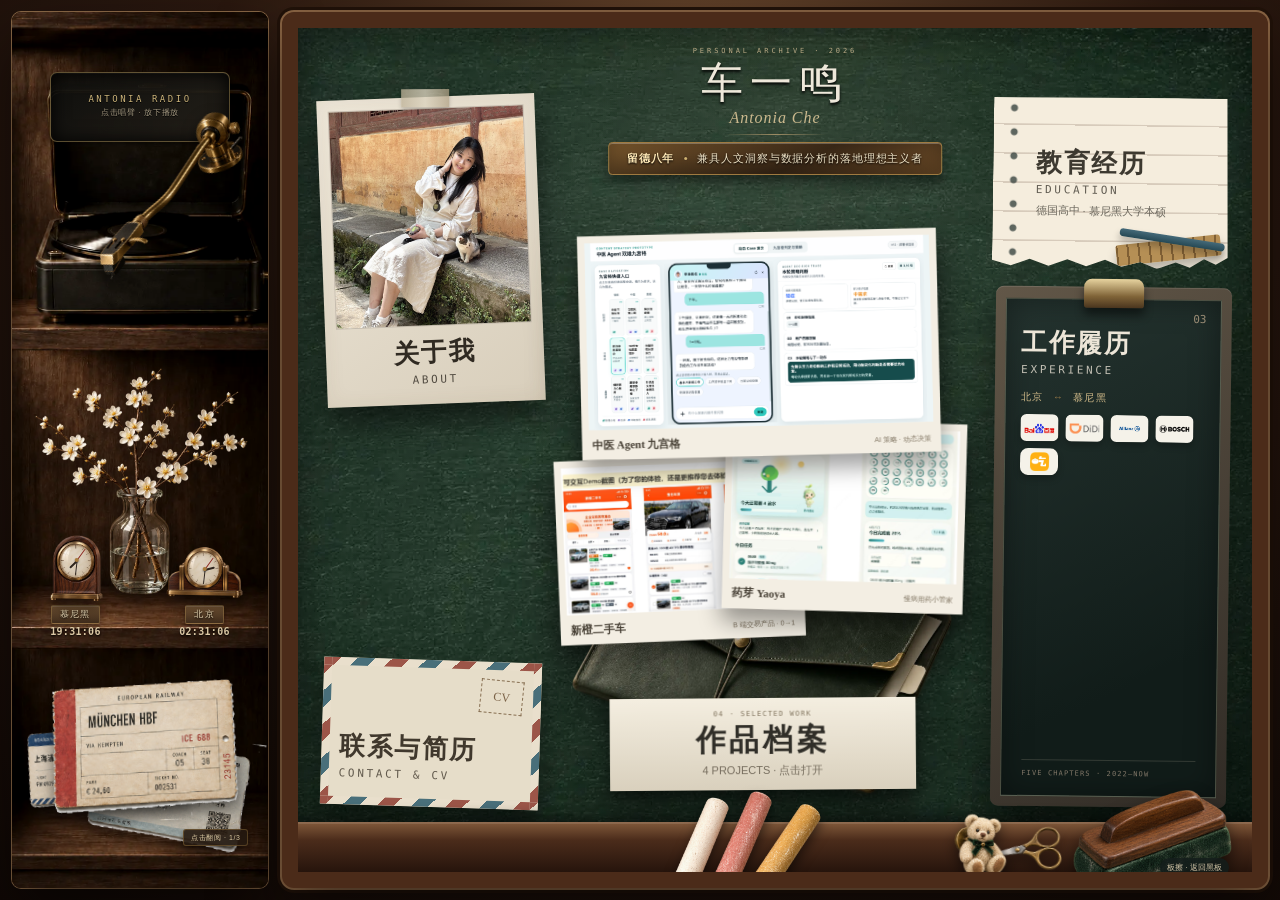
<file: index.html>
<!doctype html><html lang="zh-CN"><head><meta charset="utf-8"><meta name="viewport" content="width=device-width,initial-scale=1"><title>车一鸣｜个人档案</title><link rel="icon" href="./favicon.svg"><link rel="stylesheet" href="./assets/site.css"></head><body><div id="root"></div><script defer src="./assets/site.js"></script></body></html>
</file>
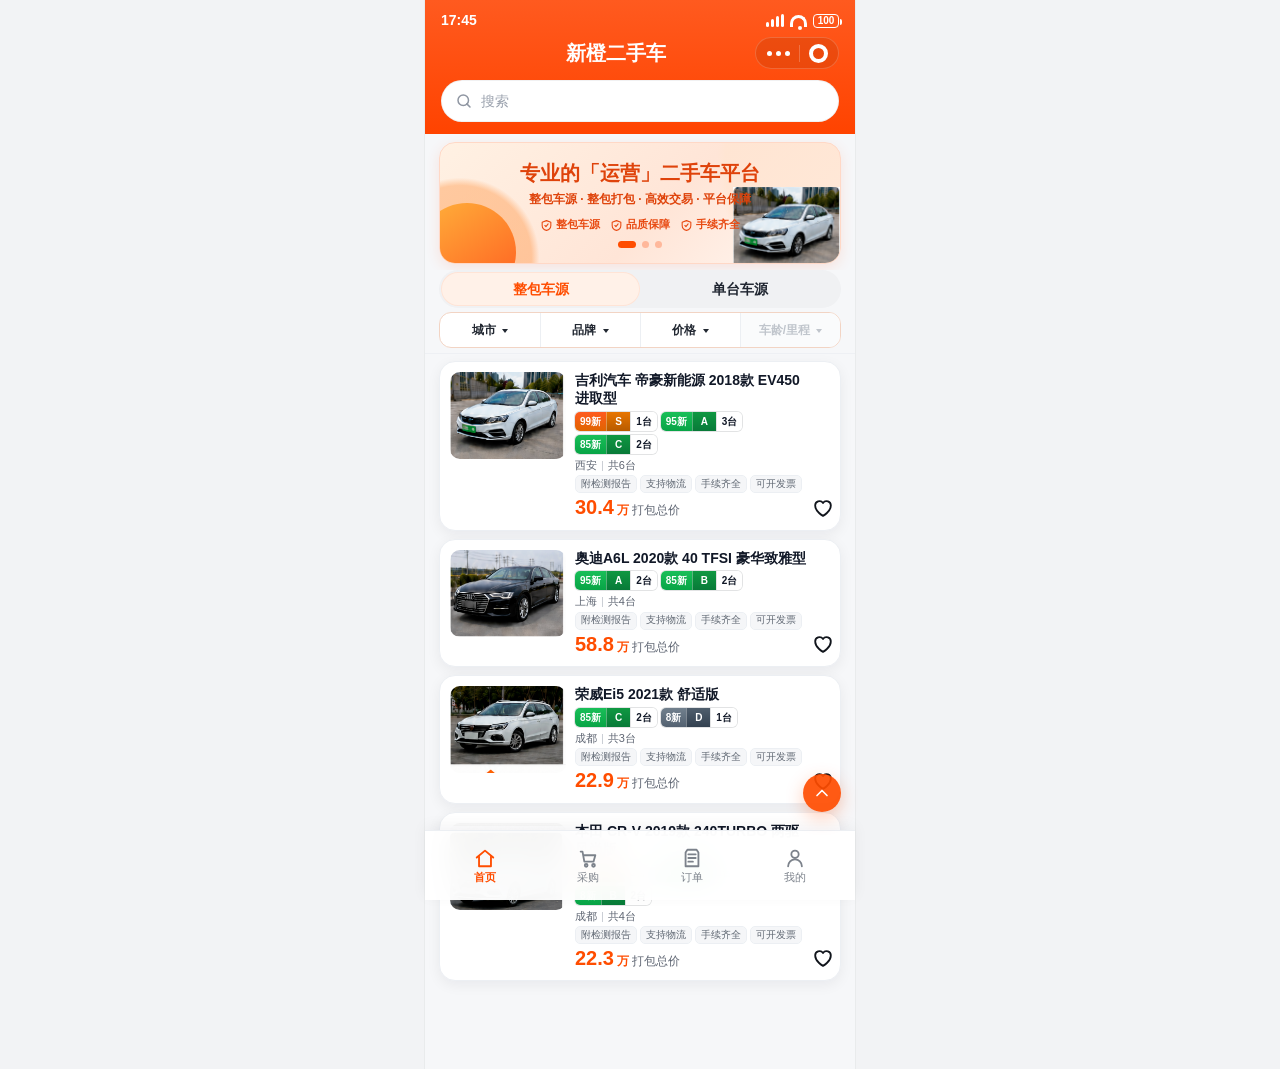
<file: demos/xincheng/index.html>
<!doctype html>
<html lang="zh-CN">
  <head>
    <meta charset="UTF-8" />
    <meta name="viewport" content="width=device-width, initial-scale=1.0, viewport-fit=cover" />
    <title>新橙二手车 - 前端演示</title>
    <link rel="stylesheet" href="./styles.css" />
  </head>
  <body>
    <main id="app" aria-live="polite"></main>
    <div id="toast" class="toast" role="status"></div>
    <script src="./app.js"></script>
  </body>
</html>
</file>
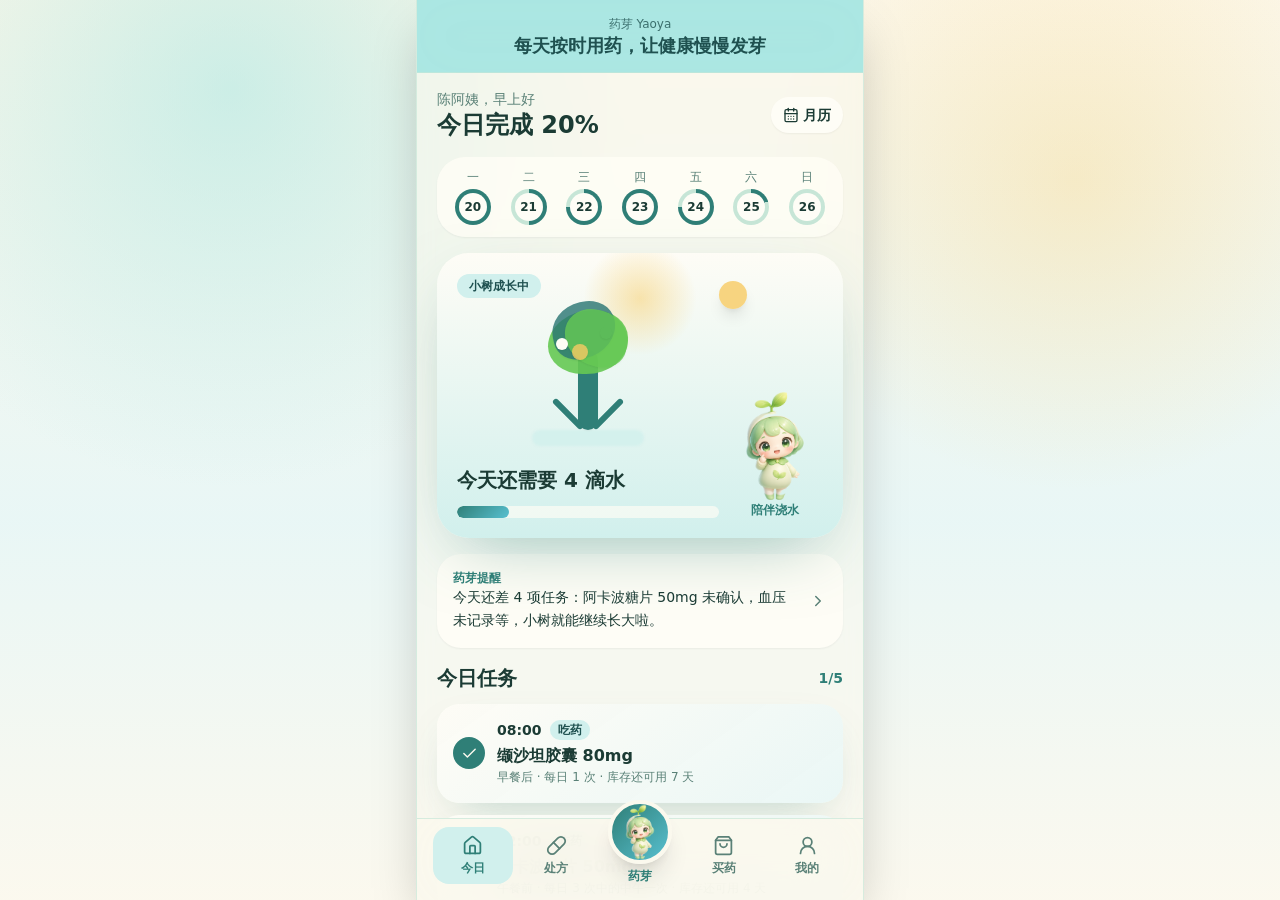
<file: demos/yaoya/index.html>
<!doctype html><html lang="zh-CN"><head><meta charset="utf-8"><meta name="viewport" content="width=device-width,initial-scale=1"><title>药芽Yaoya</title><link rel="stylesheet" href="./assets/style.css"></head><body><div id="root"></div><script defer src="./assets/app.js"></script></body></html>
</file>
<file: demos/xincheng/styles.css>
:root {
  --brand: #ff4d00;
  --brand-strong: #ef3f00;
  --brand-light: #fff1e8;
  --brand-pale: #fff8f3;
  --success: #10a64b;
  --success-dark: #087a38;
  --danger: #ef3f2d;
  --text-primary: #111827;
  --text-secondary: #5f6673;
  --text-tertiary: #9aa1ad;
  --bg-page: #f6f7f9;
  --bg-card: #ffffff;
  --border: #eceff3;
  --border-strong: #dfe4ea;
  --shadow-card: 0 4px 14px rgba(17, 24, 39, 0.06);
  --shadow-float: 0 -8px 24px rgba(17, 24, 39, 0.1);
  --radius-card: 16px;
  --radius-control: 22px;
  --radius-small: 10px;
  --font-title: 20px;
  --font-section: 17px;
  --font-card-title: 14px;
  --font-body: 13px;
  --font-caption: 12px;
  --font-tag: 10px;
  --font-mini: 10px;
  --space-page-x: 14px;
  --space-card: 12px;
  --app-width: 430px;
  font-family: -apple-system, BlinkMacSystemFont, "PingFang SC", "Microsoft YaHei", "Segoe UI", sans-serif;
}

* {
  box-sizing: border-box;
}

html,
body {
  margin: 0;
  min-height: 100%;
  background: #f2f3f5;
  color: var(--text-primary);
  font-size: var(--font-body);
  line-height: 1.45;
}

body {
  display: flex;
  justify-content: center;
}

button,
input {
  font: inherit;
}

button {
  margin: 0;
  border: 0;
  background: none;
  color: inherit;
  cursor: pointer;
  -webkit-tap-highlight-color: transparent;
}

svg {
  flex: 0 0 auto;
  width: 20px;
  height: 20px;
  stroke-width: 2;
}

img {
  display: block;
  max-width: 100%;
}

#app {
  width: 100%;
  min-height: 100vh;
}

.phone {
  position: relative;
  width: 100%;
  max-width: var(--app-width);
  min-height: 100vh;
  margin: 0 auto;
  overflow-x: hidden;
  background: var(--bg-page);
  box-shadow: 0 0 0 1px rgba(17, 24, 39, 0.04);
}

.page {
  min-height: 100vh;
  padding-bottom: 28px;
}

.with-tabbar {
  padding-bottom: 88px;
}

.with-actionbar {
  padding-bottom: 92px;
}

.with-quotebar {
  padding-bottom: 186px;
}

.with-cartbar {
  padding-bottom: 156px;
}

.content {
  padding: 8px var(--space-page-x) 0;
}

.content.no-top {
  padding-top: 0;
}

.list {
  display: flex;
  flex-direction: column;
  gap: 8px;
}

.sticky-controls {
  position: sticky;
  top: 0;
  z-index: 18;
  margin: 6px calc(-1 * var(--space-page-x)) 7px;
  padding: 0 var(--space-page-x) 5px;
  background: rgba(246, 247, 249, 0.97);
  border-bottom: 1px solid rgba(236, 239, 243, 0.72);
  backdrop-filter: blur(12px);
}

.sticky-controls .source-switch {
  margin: 0 0 4px;
}

.sticky-controls .filter-bar,
.order-controls .order-categories {
  margin-bottom: 0;
}

.purchase-controls {
  margin-top: 0;
  padding-top: 3px;
  padding-bottom: 6px;
}

.purchase-controls .source-switch {
  margin-bottom: 0;
}

.order-controls {
  padding-top: 6px;
  padding-bottom: 7px;
}

.panel-card,
.product-card,
.order-card,
.detail-card,
.quote-group {
  border: 1px solid var(--border);
  border-radius: var(--radius-card);
  background: var(--bg-card);
  box-shadow: var(--shadow-card);
}

.app-header {
  position: relative;
  padding: 8px 16px 14px;
  color: #fff;
  background: linear-gradient(180deg, #ff5a1f 0%, #ff4300 100%);
}

.app-header.header-home {
  padding-bottom: 12px;
}

.status-bar {
  display: flex;
  align-items: center;
  justify-content: space-between;
  height: 25px;
  font-size: 14px;
  font-weight: 600;
}

.system-icons {
  display: flex;
  align-items: center;
  gap: 6px;
}

.signal {
  display: inline-flex;
  align-items: end;
  gap: 2px;
  height: 13px;
}

.signal span {
  width: 3px;
  border-radius: 2px;
  background: #fff;
}

.signal span:nth-child(1) {
  height: 5px;
}

.signal span:nth-child(2) {
  height: 8px;
}

.signal span:nth-child(3) {
  height: 11px;
}

.signal span:nth-child(4) {
  height: 13px;
}

.wifi {
  position: relative;
  width: 17px;
  height: 12px;
  border: 3px solid #fff;
  border-bottom: 0;
  border-radius: 18px 18px 0 0;
}

.wifi::after {
  content: "";
  position: absolute;
  left: 5px;
  bottom: -3px;
  width: 4px;
  height: 4px;
  border-radius: 50%;
  background: #fff;
}

.battery {
  position: relative;
  min-width: 26px;
  height: 14px;
  padding: 1px 3px;
  border: 1.5px solid #fff;
  border-radius: 4px;
  color: #fff;
  font-size: 10px;
  line-height: 10px;
  text-align: center;
}

.battery::after {
  content: "";
  position: absolute;
  top: 4px;
  right: -4px;
  width: 2px;
  height: 6px;
  border-radius: 0 2px 2px 0;
  background: #fff;
}

.nav-row {
  display: grid;
  grid-template-columns: 40px 1fr 88px;
  align-items: center;
  min-height: 40px;
}

.nav-row.no-capsule {
  grid-template-columns: 40px 1fr 40px;
}

.nav-title {
  overflow: hidden;
  text-align: center;
  text-overflow: ellipsis;
  white-space: nowrap;
  font-size: var(--font-title);
  font-weight: 600;
  line-height: 1.25;
}

.nav-back,
.nav-home {
  display: grid;
  place-items: center;
  width: 32px;
  height: 32px;
  color: #fff;
}

.nav-back svg,
.nav-home svg {
  width: 22px;
  height: 22px;
}

.mini-capsule {
  justify-self: end;
  display: flex;
  align-items: center;
  justify-content: center;
  gap: 9px;
  width: 84px;
  height: 32px;
  border: 1px solid rgba(255, 255, 255, 0.18);
  border-radius: 18px;
  background: rgba(178, 56, 0, 0.25);
}

.mini-capsule .dots {
  display: inline-flex;
  gap: 4px;
}

.mini-capsule .dots i {
  width: 5px;
  height: 5px;
  border-radius: 50%;
  background: #fff;
}

.mini-capsule .split {
  width: 1px;
  height: 17px;
  background: rgba(255, 255, 255, 0.22);
}

.mini-capsule .circle {
  width: 19px;
  height: 19px;
  border: 4px solid #fff;
  border-radius: 50%;
}

.header-search,
.plain-search,
.search-input-display {
  display: flex;
  align-items: center;
  gap: 8px;
  width: 100%;
  height: 42px;
  padding: 0 13px;
  border: 1px solid rgba(17, 24, 39, 0.06);
  border-radius: var(--radius-control);
  color: var(--text-tertiary);
  background: #fff;
  font-size: 14px;
  font-weight: 400;
  line-height: 1;
}

.header-search {
  margin-top: 7px;
}

.plain-search {
  height: 38px;
  background: #f5f6f8;
  font-size: 13px;
}

.search-input-display {
  height: 40px;
  font-size: 13px;
}

.header-search svg,
.plain-search svg,
.search-input-display svg {
  width: 18px;
  height: 18px;
  color: #8f96a2;
}

.search-value {
  min-width: 0;
  overflow: hidden;
  text-overflow: ellipsis;
  white-space: nowrap;
}

.search-input-display .close {
  display: grid;
  place-items: center;
  width: 22px;
  height: 22px;
  margin-left: auto;
  padding: 0;
  border-radius: 50%;
  color: #fff;
  background: #c2c7cf;
  font-size: 16px;
  line-height: 1;
}

.hero-banner {
  position: relative;
  min-height: 122px;
  overflow: hidden;
  border: 1px solid #ffd8c6;
  border-radius: var(--radius-card);
  background:
    radial-gradient(circle at 5% 95%, rgba(255, 130, 35, 0.35) 0 18%, transparent 20%),
    radial-gradient(circle at 100% 20%, rgba(255, 229, 210, 0.82) 0 28%, transparent 30%),
    linear-gradient(135deg, #fff1e3 0%, #ffe5d7 56%, #fff8f3 100%);
  box-shadow: 0 4px 14px rgba(255, 86, 22, 0.12);
}

.hero-banner::before {
  content: "";
  position: absolute;
  left: -22px;
  bottom: -38px;
  width: 98px;
  height: 98px;
  border-radius: 50%;
  background: linear-gradient(145deg, #ffb23b, #ff5a1f);
}

.hero-banner::after {
  content: "";
  position: absolute;
  right: -14px;
  bottom: -8px;
  width: 134px;
  height: 84px;
  background: var(--hero-car) center / contain no-repeat;
}

.hero-copy {
  position: relative;
  z-index: 2;
  padding: 19px 18px 11px;
  text-align: center;
  color: #df430b;
}

.hero-copy h2 {
  max-width: 270px;
  margin: 0 auto 6px;
  font-size: 20px;
  line-height: 1.15;
  font-weight: 700;
}

.hero-copy p {
  margin: 0 0 9px;
  font-size: 12px;
  font-weight: 600;
}

.hero-features {
  display: flex;
  justify-content: center;
  gap: 10px;
  color: #e84a12;
  font-size: 11px;
  font-weight: 600;
}

.hero-features span {
  display: inline-flex;
  align-items: center;
  gap: 3px;
}

.hero-features svg {
  width: 13px;
  height: 13px;
}

.hero-dots {
  display: flex;
  justify-content: center;
  gap: 6px;
  margin-top: 8px;
}

.hero-dots button {
  width: 7px;
  height: 7px;
  padding: 0;
  border-radius: 50%;
  background: rgba(255, 86, 22, 0.32);
}

.hero-dots button.active {
  width: 18px;
  border-radius: 8px;
  background: var(--brand);
}

.source-switch {
  display: grid;
  grid-template-columns: 1fr 1fr;
  height: 38px;
  margin: 6px 0 4px;
  padding: 2px;
  border-radius: 20px;
  background: #f0f1f3;
}

.source-switch button {
  position: relative;
  min-width: 0;
  border-radius: 18px;
  color: #1f2530;
  font-size: 14px;
  font-weight: 600;
}

.source-switch button.active {
  color: var(--brand);
  background: var(--brand-light);
  box-shadow: inset 0 0 0 1px rgba(255, 77, 0, 0.08);
}

.source-switch .switch-badge {
  position: absolute;
  top: 2px;
  right: calc(50% - 62px);
  min-width: 18px;
  height: 18px;
  padding: 0 5px;
  border-radius: 10px;
  color: #fff;
  background: var(--brand);
  font-size: 10px;
  line-height: 18px;
  font-weight: 700;
}

.filter-bar {
  display: grid;
  grid-template-columns: repeat(4, minmax(0, 1fr));
  height: 36px;
  margin-bottom: 8px;
  overflow: hidden;
  border: 1px solid #f2d4c4;
  border-radius: 12px;
  background: #fff;
}

.filter-bar button {
  min-width: 0;
  height: 100%;
  padding: 0 4px;
  overflow: hidden;
  color: #222832;
  font-size: 12px;
  line-height: 1;
  font-weight: 600;
  text-overflow: ellipsis;
  white-space: nowrap;
}

.filter-bar button + button {
  border-left: 1px solid var(--border);
}

.filter-bar button.selected {
  color: var(--brand);
}

.filter-bar button.disabled {
  color: #c0c5cc;
  background: #fafbfc;
  cursor: not-allowed;
}

.chev-down {
  display: inline-block;
  width: 0;
  height: 0;
  margin-left: 3px;
  border-left: 3px solid transparent;
  border-right: 3px solid transparent;
  border-top: 4px solid currentColor;
  vertical-align: middle;
}

.product-card {
  position: relative;
  display: grid;
  grid-template-columns: 116px minmax(0, 1fr);
  gap: 9px;
  min-height: 124px;
  padding: 10px;
  overflow: hidden;
}

.product-card.compact {
  grid-template-columns: 112px minmax(0, 1fr);
}

.product-card.cart-card {
  grid-template-columns: 24px 104px minmax(0, 1fr);
  gap: 8px;
  min-height: 120px;
}

.product-image {
  width: 100%;
  aspect-ratio: 4 / 3;
  overflow: hidden;
  border-radius: var(--radius-small);
  background: #eef1f4;
}

.product-image img {
  width: 100%;
  height: 100%;
  object-fit: cover;
}

.product-info {
  min-width: 0;
  padding-right: 22px;
}

.cart-card .product-info {
  padding-right: 0;
}

.product-title {
  display: -webkit-box;
  margin: 0 0 4px;
  overflow: hidden;
  color: var(--text-primary);
  font-size: var(--font-card-title);
  line-height: 1.28;
  font-weight: 600;
  -webkit-box-orient: vertical;
  -webkit-line-clamp: 2;
}

.cart-card .product-title,
.product-card.compact .product-title {
  font-size: 14px;
}

.quality-row {
  display: flex;
  flex-wrap: wrap;
  gap: 4px;
  margin: 2px 0 4px;
}

.quality {
  display: inline-flex;
  align-items: center;
  height: 19px;
  overflow: hidden;
  border-radius: 5px;
  font-weight: 700;
  line-height: 19px;
  vertical-align: middle;
  box-shadow: 0 0 0 1px rgba(17, 24, 39, 0.12);
}

.quality span {
  display: inline-flex;
  align-items: center;
  justify-content: center;
  min-width: 24px;
  height: 100%;
  padding: 0 5px;
  color: #fff;
  font-size: var(--font-tag);
}

.quality span + span {
  border-left: 1px solid rgba(255, 255, 255, 0.32);
}

.quality span:last-child {
  min-width: 22px;
  color: var(--text-primary);
  background: #fff;
  border-left: 1px solid rgba(17, 24, 39, 0.12);
  font-weight: 600;
}

.quality.orange span:not(:last-child) {
  background: linear-gradient(180deg, #ff5a1f 0%, #df6500 100%);
}

.quality.orange span:nth-child(2) {
  background: linear-gradient(180deg, #e87500 0%, #b85b00 100%);
}

.quality.green span:not(:last-child) {
  background: linear-gradient(180deg, #19bf58 0%, #08a446 100%);
}

.quality.green span:nth-child(2) {
  background: linear-gradient(180deg, #0f9842 0%, #087a38 100%);
}

.quality.gray span:not(:last-child) {
  background: linear-gradient(180deg, #71808d 0%, #536171 100%);
}

.quality.gray span:nth-child(2) {
  background: linear-gradient(180deg, #4f5e6d 0%, #334150 100%);
}

.quality.two span:last-child {
  color: #fff;
  border-left-color: rgba(255, 255, 255, 0.32);
}

.quality.mini {
  height: 18px;
  line-height: 18px;
}

.quality.mini span {
  min-width: 23px;
  padding: 0 5px;
  font-size: 10px;
}

.line-meta,
.sub-meta {
  display: flex;
  align-items: center;
  flex-wrap: wrap;
  gap: 4px;
  margin: 3px 0;
  color: var(--text-secondary);
  font-size: 11px;
  line-height: 1.3;
}

.line-meta span + span::before,
.sub-meta span + span::before {
  content: "|";
  margin-right: 4px;
  color: #c4c9d0;
}

.service-tags {
  display: flex;
  flex-wrap: nowrap;
  gap: 3px;
  margin: 3px 0 4px;
  max-width: 100%;
  overflow: hidden;
}

.service-tags span {
  display: inline-flex;
  align-items: center;
  flex: 0 0 auto;
  height: 18px;
  padding: 0 5px;
  border: 1px solid var(--border);
  border-radius: 5px;
  color: #606873;
  background: #f5f6f8;
  font-size: 10px;
  white-space: nowrap;
}

.price-row {
  display: flex;
  align-items: baseline;
  gap: 3px;
  margin-top: 2px;
}

.price-row .label,
.price-row .suffix {
  color: var(--text-secondary);
  font-size: var(--font-caption);
}

.price-row strong {
  color: var(--brand);
  font-size: 20px;
  line-height: 1;
  font-weight: 700;
}

.price-row .unit {
  color: var(--brand);
  font-size: 12px;
  font-weight: 600;
}

.heart-btn,
.plus-btn {
  position: absolute;
  right: 8px;
  bottom: 8px;
  display: grid;
  place-items: center;
}

.heart-btn {
  width: 26px;
  height: 26px;
  color: #11151c;
}

.heart-btn svg {
  width: 22px;
  height: 22px;
}

.heart-btn.on,
.favorite-mini.on {
  color: var(--brand);
}

.heart-btn.on svg,
.favorite-mini.on svg {
  fill: currentColor;
  stroke: currentColor;
}

.plus-btn {
  width: 28px;
  height: 28px;
  border-radius: 50%;
  color: #fff;
  background: var(--brand);
  box-shadow: 0 4px 10px rgba(255, 77, 0, 0.24);
}

.plus-btn svg {
  width: 17px;
  height: 17px;
}

.empty-state {
  display: grid;
  place-items: center;
  min-height: 180px;
  color: var(--text-tertiary);
  text-align: center;
  font-size: var(--font-body);
}

.tabbar {
  position: fixed;
  z-index: 20;
  left: 50%;
  bottom: 0;
  transform: translateX(-50%);
  display: grid;
  grid-template-columns: repeat(4, 1fr);
  width: 100%;
  max-width: var(--app-width);
  height: 70px;
  padding: 6px 8px calc(6px + env(safe-area-inset-bottom));
  border-top: 1px solid var(--border);
  background: rgba(255, 255, 255, 0.96);
  box-shadow: 0 -4px 14px rgba(18, 28, 45, 0.05);
  backdrop-filter: blur(14px);
}

.tabbar button {
  display: flex;
  flex-direction: column;
  align-items: center;
  justify-content: center;
  gap: 2px;
  color: #7c828b;
  font-size: 11px;
  line-height: 1.2;
}

.tabbar button svg {
  width: 22px;
  height: 22px;
}

.tabbar button.active {
  color: var(--brand);
  font-weight: 600;
}

.back-top {
  position: fixed;
  right: max(14px, calc((100vw - var(--app-width)) / 2 + 14px));
  bottom: 24px;
  z-index: 30;
  display: grid;
  place-items: center;
  width: 38px;
  height: 38px;
  border-radius: 50%;
  color: #fff;
  background: rgba(255, 77, 0, 0.92);
  box-shadow: 0 6px 18px rgba(255, 77, 0, 0.28);
}

.back-top svg {
  width: 20px;
  height: 20px;
}

.page.with-tabbar ~ .back-top {
  bottom: 88px;
}

.page.with-cartbar ~ .back-top {
  bottom: 154px;
}

.search-page-head {
  padding: 10px var(--space-page-x);
  background: #f2f3f5;
}

.purchase-header-block {
  margin-top: -1px;
  padding: 0 10px 8px;
  background: linear-gradient(180deg, #ff4300 0, #ff4300 38px, transparent 38px);
}

.purchase-panel {
  overflow: hidden;
  border: 1px solid var(--border);
  border-radius: var(--radius-card);
  background: #fff;
  box-shadow: var(--shadow-card);
}

.primary-tabs {
  display: grid;
  grid-template-columns: 1fr 1fr;
  height: 48px;
  border-bottom: 1px solid var(--border);
}

.primary-tabs button {
  position: relative;
  display: flex;
  align-items: center;
  justify-content: center;
  gap: 6px;
  color: #505761;
  font-size: 15px;
  line-height: 1;
  font-weight: 600;
}

.primary-tabs button svg {
  width: 20px;
  height: 20px;
}

.primary-tabs button.active {
  color: var(--brand);
}

.primary-tabs button.active::after {
  content: "";
  position: absolute;
  left: 50%;
  bottom: 5px;
  width: 70px;
  height: 3px;
  transform: translateX(-50%);
  border-radius: 3px;
  background: var(--brand);
}

.purchase-search {
  margin: 8px 14px 10px;
}

.purchase-list-content {
  padding-top: 0;
}

.swipe-shell {
  position: relative;
  overflow: hidden;
  border-radius: var(--radius-card);
}

.swipe-row {
  position: relative;
  z-index: 2;
  border-radius: inherit;
  background: #fff;
  transition: transform 0.18s ease;
  touch-action: pan-y;
}

.swipe-row.swiped {
  transform: translateX(-76px);
}

.swipe-delete {
  position: absolute;
  top: 0;
  right: 0;
  z-index: 1;
  width: 76px;
  height: 100%;
  border-radius: 0 var(--radius-card) var(--radius-card) 0;
  color: #fff;
  background: var(--danger);
  font-size: 14px;
  font-weight: 600;
}

.select-cell {
  display: grid;
  place-items: center;
}

.check {
  display: inline-grid;
  place-items: center;
  width: 22px;
  height: 22px;
  border: 1.5px solid #aab0b8;
  border-radius: 50%;
  color: #fff;
  background: #fff;
}

.check.checked {
  border-color: var(--brand);
  background: var(--brand);
}

.check svg {
  width: 15px;
  height: 15px;
  stroke-width: 3;
}

.cart-summary {
  position: fixed;
  z-index: 21;
  left: 50%;
  bottom: 70px;
  transform: translateX(-50%);
  display: grid;
  grid-template-columns: 56px minmax(118px, 1fr) 78px 86px;
  gap: 6px;
  align-items: center;
  width: 100%;
  max-width: var(--app-width);
  min-height: 68px;
  padding: 8px;
  border: 1px solid var(--border);
  border-radius: 14px 14px 0 0;
  background: rgba(255, 255, 255, 0.98);
  box-shadow: var(--shadow-float);
}

.cart-summary .all {
  display: flex;
  align-items: center;
  gap: 5px;
  color: var(--text-primary);
  font-size: 13px;
  font-weight: 600;
}

.summary-text {
  min-width: 0;
  color: var(--text-primary);
  font-size: 12px;
  line-height: 1.35;
}

.summary-text em {
  color: var(--brand);
  font-style: normal;
  font-weight: 700;
}

.summary-price strong {
  color: var(--brand);
  font-size: 20px;
  line-height: 1;
}

.outline-btn,
.primary-btn,
.ghost-btn,
.danger-outline,
.green-outline {
  display: inline-flex;
  align-items: center;
  justify-content: center;
  gap: 5px;
  height: 34px;
  padding: 0 12px;
  border-radius: 9px;
  font-size: 13px;
  line-height: 1;
  font-weight: 600;
  white-space: nowrap;
}

.outline-btn {
  border: 1px solid var(--brand);
  color: var(--brand);
  background: #fff;
}

.primary-btn {
  color: #fff;
  background: linear-gradient(180deg, #ff5a1f 0%, #ff4300 100%);
  box-shadow: 0 5px 12px rgba(255, 77, 0, 0.2);
}

.ghost-btn {
  border: 1px solid #c8cdd4;
  color: var(--text-primary);
  background: #fff;
}

.danger-outline {
  border: 1px solid var(--brand);
  color: var(--brand);
  background: #fff;
}

.green-outline {
  border: 1px solid #20b15a;
  color: #14a64d;
  background: #fff;
}

.outline-btn svg,
.primary-btn svg,
.ghost-btn svg,
.danger-outline svg,
.green-outline svg {
  width: 18px;
  height: 18px;
}

.cart-summary .outline-btn,
.cart-summary .primary-btn {
  height: 42px;
  padding: 0 8px;
  font-size: 14px;
}

.detail-hero {
  position: relative;
  height: 220px;
  overflow: hidden;
  background: #e9edf2;
}

.detail-hero img {
  width: 100%;
  height: 100%;
  object-fit: cover;
}

.detail-hero .page-count {
  position: absolute;
  right: 14px;
  bottom: 12px;
  padding: 3px 8px;
  border-radius: 10px;
  color: #fff;
  background: rgba(0, 0, 0, 0.42);
  font-size: 11px;
}

.detail-main {
  padding: 0 var(--space-page-x);
}

.condition-standard {
  margin-top: 10px;
  padding: 12px;
}

.condition-standard-head {
  display: flex;
  align-items: center;
  justify-content: space-between;
  gap: 10px;
  margin-bottom: 10px;
}

.condition-standard-head b {
  color: var(--text-primary);
  font-size: 14px;
}

.condition-standard-head span {
  color: var(--text-secondary);
  font-size: 11px;
}

.condition-standard img {
  display: block;
  width: 100%;
  max-height: 190px;
  border-radius: 10px;
  object-fit: contain;
  background: #f7f8fa;
}

.price-panel {
  position: relative;
  z-index: 2;
  margin-top: -34px;
  padding: 12px;
}

.price-panel-top {
  display: grid;
  grid-template-columns: 1fr auto auto;
  align-items: baseline;
  gap: 8px;
  padding-bottom: 10px;
  border-bottom: 1px solid var(--border);
  color: var(--text-secondary);
  font-size: 12px;
}

.big-price {
  display: flex;
  align-items: baseline;
  gap: 3px;
}

.big-price strong {
  color: var(--brand);
  font-size: 25px;
  line-height: 1;
  font-weight: 700;
}

.big-price span {
  color: var(--brand);
  font-size: 12px;
  font-weight: 600;
}

.feature-grid {
  display: grid;
  grid-template-columns: repeat(4, 1fr);
  gap: 4px;
  padding-top: 10px;
  color: #323842;
  font-size: 10px;
}

.feature-grid div {
  display: flex;
  align-items: center;
  justify-content: center;
  gap: 3px;
  min-width: 0;
  white-space: nowrap;
}

.feature-grid svg {
  width: 15px;
  height: 15px;
  color: var(--brand);
}

.detail-title {
  margin: 14px 2px 8px;
  color: var(--text-primary);
  font-size: var(--font-section);
  line-height: 1.35;
  font-weight: 600;
}

.info-list {
  overflow: hidden;
}

.info-list .row {
  display: grid;
  grid-template-columns: 92px 1fr;
  min-height: 39px;
  align-items: center;
  padding: 0 12px;
  border-bottom: 1px solid var(--border);
  color: #343a44;
  font-size: 12px;
}

.info-list .row:last-child {
  border-bottom: 0;
}

.info-list .row b {
  color: var(--text-primary);
  font-weight: 600;
}

.notice-banner {
  display: flex;
  align-items: center;
  justify-content: space-between;
  min-height: 40px;
  margin: 9px 0;
  padding: 0 11px;
  border: 1px solid #ffd7bc;
  border-radius: 10px;
  color: #9b4315;
  background: #fff6ee;
  font-size: 12px;
}

.notice-banner span {
  display: inline-flex;
  align-items: center;
  gap: 5px;
  min-width: 0;
}

.notice-banner svg {
  width: 16px;
  height: 16px;
  color: var(--brand);
}

.notice-banner button {
  color: #7b492d;
  font-size: 12px;
  white-space: nowrap;
}

.section-title {
  display: flex;
  align-items: center;
  justify-content: space-between;
  margin: 13px 2px 8px;
  font-size: 16px;
  font-weight: 600;
}

.section-title button {
  display: inline-flex;
  align-items: center;
  gap: 5px;
  color: var(--text-secondary);
  font-size: 12px;
}

.vehicle-list {
  display: flex;
  flex-direction: column;
  gap: 8px;
}

.vehicle-row {
  display: grid;
  grid-template-columns: 24px 88px minmax(0, 1fr);
  gap: 8px;
  align-items: center;
  padding: 9px;
}

.vehicle-row img {
  width: 88px;
  height: 64px;
  border-radius: 8px;
  object-fit: cover;
  background: #eef1f4;
}

.vehicle-row h4 {
  display: -webkit-box;
  margin: 3px 0 4px;
  overflow: hidden;
  color: var(--text-primary);
  font-size: 13px;
  line-height: 1.3;
  font-weight: 600;
  -webkit-box-orient: vertical;
  -webkit-line-clamp: 2;
}

.flaw {
  display: inline-flex;
  align-items: center;
  min-height: 18px;
  padding: 0 5px;
  border: 1px solid #ffc7a8;
  border-radius: 4px;
  color: #eb4c12;
  background: #fff4eb;
  font-size: 10px;
  font-weight: 600;
}

.bottom-action {
  position: fixed;
  z-index: 22;
  left: 50%;
  bottom: 0;
  transform: translateX(-50%);
  display: grid;
  grid-template-columns: 62px 1fr 1.15fr;
  gap: 8px;
  width: 100%;
  max-width: var(--app-width);
  padding: 9px 12px calc(9px + env(safe-area-inset-bottom));
  border-top: 1px solid var(--border);
  background: rgba(255, 255, 255, 0.98);
  box-shadow: var(--shadow-float);
}

.bottom-action .favorite-mini {
  display: flex;
  flex-direction: column;
  align-items: center;
  justify-content: center;
  gap: 2px;
  font-size: 11px;
}

.bottom-action .favorite-mini svg {
  width: 22px;
  height: 22px;
}

.bottom-action button {
  height: 44px;
  font-size: 14px;
}

.quote-section {
  padding: 10px var(--space-page-x);
}

.quote-group {
  padding: 12px;
  border-color: #ffd8c8;
}

.quote-group + .quote-group,
.quote-group + .single-quote-list,
.single-quote-list + .quote-group {
  margin-top: 10px;
}

.quote-group-head {
  display: flex;
  align-items: start;
  justify-content: space-between;
  gap: 8px;
  margin-bottom: 9px;
}

.quote-group-head h3 {
  margin: 0 0 4px;
  font-size: 16px;
  line-height: 1.3;
  font-weight: 600;
}

.quote-group-head strong {
  font-size: 13px;
  font-weight: 500;
}

.merchant-pill {
  display: inline-flex;
  align-items: center;
  gap: 5px;
  min-height: 28px;
  padding: 0 9px;
  border: 1px solid var(--border);
  border-radius: 16px;
  color: var(--text-primary);
  background: #fff;
  font-size: 12px;
  font-weight: 600;
  white-space: nowrap;
}

.merchant-logo {
  display: inline-grid;
  place-items: center;
  width: 32px;
  height: 32px;
  border-radius: 50%;
  color: #fff;
  background: var(--brand);
  font-size: 15px;
  font-weight: 700;
}

.merchant-pill .merchant-logo {
  width: 24px;
  height: 24px;
  font-size: 13px;
}

.merchant-logo.blue {
  background: #2377f4;
}

.merchant-logo.gray {
  background: #8994a1;
}

.quote-row {
  display: grid;
  grid-template-columns: 74px minmax(0, 1fr) auto 10px;
  gap: 8px;
  align-items: center;
  padding: 9px 0;
  border-top: 1px solid var(--border);
}

.quote-row:first-of-type {
  border-top: 0;
}

.quote-row img {
  width: 74px;
  height: 54px;
  border-radius: 8px;
  object-fit: cover;
  background: #eef1f4;
}

.quote-row h4 {
  display: -webkit-box;
  margin: 3px 0 4px;
  overflow: hidden;
  font-size: 13px;
  line-height: 1.28;
  font-weight: 600;
  -webkit-box-orient: vertical;
  -webkit-line-clamp: 2;
}

.quote-row .q-price {
  color: var(--brand);
  font-size: 21px;
  line-height: 1;
  font-weight: 700;
  text-align: right;
  white-space: nowrap;
}

.quote-row .q-price span {
  font-size: 12px;
}

.quote-bottom {
  position: fixed;
  z-index: 23;
  left: 50%;
  bottom: 0;
  transform: translateX(-50%);
  width: 100%;
  max-width: var(--app-width);
  padding: 10px 10px calc(10px + env(safe-area-inset-bottom));
  border: 1px solid var(--border);
  border-radius: 14px 14px 0 0;
  background: rgba(255, 255, 255, 0.99);
  box-shadow: var(--shadow-float);
}

.quote-bottom-top {
  display: grid;
  grid-template-columns: 1fr 1.45fr;
  gap: 10px;
  align-items: center;
}

.quote-total {
  color: var(--text-primary);
  font-size: 12px;
  line-height: 1.5;
}

.quote-total em {
  color: var(--brand);
  font-style: normal;
  font-weight: 700;
}

.quote-total .total-price {
  display: block;
  color: var(--brand);
  font-size: 25px;
  line-height: 1.1;
  font-weight: 700;
}

.quote-input-wrap label {
  display: flex;
  align-items: center;
  gap: 5px;
  margin-bottom: 6px;
  font-size: 13px;
  font-weight: 600;
}

.quote-input-wrap small {
  padding: 1px 6px;
  border: 1px solid #ff9d78;
  border-radius: 10px;
  color: var(--brand);
  font-size: 10px;
  font-weight: 500;
}

.quote-input {
  display: flex;
  align-items: center;
  gap: 8px;
  height: 50px;
  padding: 0 12px;
  border: 1.5px solid var(--brand);
  border-radius: 10px;
}

.quote-input strong {
  font-size: 24px;
  line-height: 1;
}

.quote-input input {
  width: 100%;
  min-width: 0;
  border: 0;
  outline: 0;
  color: var(--text-primary);
  font-size: 16px;
  font-weight: 600;
}

.quote-input input::placeholder {
  color: #c5c8ce;
}

.quote-bottom-actions {
  display: grid;
  grid-template-columns: 1fr 1.2fr;
  gap: 10px;
  margin-top: 10px;
}

.quote-bottom-actions button {
  height: 46px;
  font-size: 15px;
}

.order-categories {
  display: grid;
  grid-template-columns: repeat(4, minmax(0, 1fr));
  gap: 6px;
  margin-bottom: 8px;
}

.order-cat {
  position: relative;
  display: flex;
  align-items: center;
  justify-content: center;
  gap: 4px;
  height: 42px;
  padding: 0 4px;
  border: 1px solid var(--border);
  border-radius: 11px;
  color: #1f2530;
  background: #fff;
  font-size: 12px;
  line-height: 1;
  font-weight: 600;
  box-shadow: 0 2px 8px rgba(16, 24, 40, 0.035);
}

.order-cat svg {
  width: 18px;
  height: 18px;
}

.order-cat.active {
  border-color: var(--brand);
  color: var(--brand);
  background: var(--brand-pale);
}

.badge {
  position: absolute;
  top: -5px;
  right: 5px;
  min-width: 17px;
  height: 17px;
  padding: 0 5px;
  border-radius: 10px;
  color: #fff;
  background: var(--brand);
  font-size: 10px;
  line-height: 17px;
  font-weight: 700;
}

.order-card {
  padding: 11px;
}

.order-card + .order-card {
  margin-top: 10px;
}

.order-head {
  display: grid;
  grid-template-columns: minmax(0, 1fr) auto;
  gap: 8px;
  align-items: start;
  margin-bottom: 8px;
}

.merchant-head {
  display: flex;
  align-items: center;
  gap: 8px;
  min-width: 0;
}

.merchant-head h3 {
  margin: 0;
  font-size: 16px;
  line-height: 1.25;
  font-weight: 600;
}

.order-no {
  margin-top: 4px;
  color: var(--text-tertiary);
  font-size: 12px;
}

.order-status {
  display: inline-flex;
  align-items: center;
  justify-content: center;
  min-width: 58px;
  height: 27px;
  padding: 0 8px;
  border-radius: 8px;
  color: var(--brand);
  background: var(--brand-light);
  font-size: 12px;
  font-weight: 600;
}

.order-status.progress {
  color: #1677ff;
  background: #edf5ff;
}

.order-status.done {
  color: #13a04a;
  background: #eaf8ef;
}

.order-status.cancelled {
  color: #7c828b;
  background: #f1f2f4;
}

.order-tags {
  display: flex;
  flex-wrap: wrap;
  gap: 6px;
  margin: 3px 0 8px;
}

.source-tag {
  display: inline-flex;
  align-items: center;
  height: 21px;
  padding: 0 7px;
  border-radius: 6px;
  color: var(--brand);
  background: var(--brand-light);
  font-size: 11px;
  font-weight: 600;
}

.order-package-box,
.single-order-list {
  margin-top: 8px;
  padding: 8px;
  border-radius: 12px;
  background: #fff;
}

.order-package-box {
  border: 1px solid #ffd4c2;
  background: #fffaf7;
}

.single-order-list {
  border: 1px solid var(--border);
}

.order-section-head {
  display: flex;
  align-items: center;
  gap: 8px;
  margin-bottom: 7px;
  color: var(--text-secondary);
  font-size: 12px;
}

.order-section-head strong {
  color: var(--brand);
  font-size: 13px;
  font-weight: 600;
}

.order-section-head .hint {
  margin-left: auto;
  color: var(--text-tertiary);
  font-size: 11px;
}

.mini-scroll {
  display: flex;
  gap: 7px;
  overflow-x: auto;
  padding-bottom: 2px;
  scrollbar-width: none;
}

.mini-scroll::-webkit-scrollbar {
  display: none;
}

.mini-car {
  flex: 0 0 108px;
  min-height: 103px;
  padding: 6px;
  border: 1px solid var(--border);
  border-radius: 10px;
  background: #fff;
}

.mini-car img {
  width: 100%;
  height: 50px;
  border-radius: 8px;
  object-fit: cover;
  background: #eef1f4;
}

.mini-car h4 {
  display: -webkit-box;
  height: 31px;
  margin: 5px 0 4px;
  overflow: hidden;
  color: var(--text-primary);
  font-size: 11px;
  line-height: 1.3;
  font-weight: 600;
  -webkit-box-orient: vertical;
  -webkit-line-clamp: 2;
}

.amount-box {
  display: flex;
  align-items: center;
  justify-content: space-between;
  margin-top: 9px;
  padding: 10px;
  border: 1px solid var(--border);
  border-radius: 12px;
  background: #fff;
}

.amount-box span {
  color: var(--text-secondary);
  font-size: 12px;
}

.amount-box strong {
  color: var(--brand);
  font-size: 23px;
  line-height: 1;
  font-weight: 700;
}

.amount-box em {
  color: var(--brand);
  font-size: 12px;
  font-style: normal;
  font-weight: 600;
}

.amount-stack {
  display: block;
}

.amount-line {
  display: flex;
  align-items: center;
  justify-content: space-between;
}

.order-reminder,
.cancel-reason,
.contact-note {
  margin-top: 9px;
  padding: 9px 10px;
  border-radius: 10px;
  font-size: 12px;
}

.order-reminder {
  display: flex;
  align-items: center;
  gap: 6px;
  border: 1px solid #ffd6bd;
  color: #a44112;
  background: #fff5ee;
}

.amount-stack .order-reminder {
  min-height: 36px;
  margin: 0 0 8px;
  padding: 0 10px;
}

.order-reminder svg {
  width: 16px;
  height: 16px;
  color: var(--brand);
}

.cancel-reason {
  color: #9d3522;
  background: #fff1ed;
}

.contact-note {
  color: var(--text-secondary);
  background: #f7f8fa;
}

.stepper {
  position: relative;
  display: grid;
  grid-template-columns: repeat(3, 1fr);
  margin-top: 9px;
  padding: 10px 6px 6px;
  border: 1px solid var(--border);
  border-radius: 12px;
  background: #fff;
}

.stepper::before,
.stepper::after {
  content: "";
  position: absolute;
  left: 17%;
  top: 23px;
  height: 2px;
}

.stepper::before {
  right: 17%;
  background: #d9dde3;
}

.stepper::after {
  width: var(--progress, 50%);
  background: var(--brand);
}

.step {
  position: relative;
  z-index: 2;
  color: var(--text-secondary);
  text-align: center;
  font-size: 11px;
}

.step .dot {
  display: grid;
  place-items: center;
  width: 22px;
  height: 22px;
  margin: 0 auto 5px;
  border: 1.5px solid #d4d9df;
  border-radius: 50%;
  color: #8b929c;
  background: #fff;
  font-weight: 700;
}

.step.active {
  color: var(--text-primary);
  font-weight: 600;
}

.step.active .dot {
  border-color: var(--brand);
  color: #fff;
  background: var(--brand);
}

.order-actions {
  display: flex;
  justify-content: flex-end;
  gap: 7px;
  margin-top: 9px;
}

.order-actions button {
  min-width: 78px;
}

.mine-content {
  padding: 0 var(--space-page-x) 92px;
}

.profile-card {
  display: grid;
  grid-template-columns: 76px minmax(0, 1fr) 16px;
  gap: 12px;
  align-items: center;
  margin-top: -2px;
  padding: 18px 14px;
}

.company-logo {
  display: grid;
  place-items: center;
  width: 76px;
  height: 76px;
  border-radius: 50%;
  color: #fff;
  background: linear-gradient(135deg, #fff0e7 0%, #ff4d00 68%);
}

.company-logo .mark {
  display: grid;
  place-items: center;
  width: 52px;
  height: 52px;
  border-radius: 50%;
  background: #ff5a1f;
}

.company-logo svg {
  width: 32px;
  height: 32px;
}

.profile-info {
  min-width: 0;
}

.profile-card h2 {
  margin: 0 0 7px;
  overflow: hidden;
  color: var(--text-primary);
  font-size: 17px;
  line-height: 1.3;
  font-weight: 600;
  text-overflow: ellipsis;
  white-space: nowrap;
}

.cert {
  display: inline-flex;
  align-items: center;
  gap: 4px;
  max-width: 100%;
  height: 24px;
  padding: 0 8px;
  overflow: hidden;
  border: 1px solid #ffd2bf;
  border-radius: 7px;
  color: var(--brand);
  background: #fff8f4;
  font-size: 11px;
  line-height: 1;
  font-weight: 600;
  white-space: nowrap;
}

.cert svg {
  width: 14px;
  height: 14px;
}

.profile-card p {
  margin: 5px 0 0;
  color: var(--text-secondary);
  font-size: 13px;
  line-height: 1.3;
}

.profile-card .arrow {
  color: #8c929b;
  font-size: 24px;
}

.mine-section {
  margin-top: 12px;
  padding: 13px;
}

.mine-title {
  display: flex;
  align-items: center;
  justify-content: space-between;
  margin-bottom: 12px;
  font-size: 16px;
  font-weight: 600;
}

.mine-title button {
  color: var(--text-secondary);
  font-size: 12px;
}

.stats-grid,
.quick-grid {
  display: grid;
  grid-template-columns: repeat(3, 1fr);
}

.stat-item,
.quick-item {
  display: flex;
  min-width: 0;
  min-height: 78px;
  flex-direction: column;
  align-items: center;
  justify-content: center;
  gap: 6px;
  border-left: 1px solid var(--border);
  text-align: center;
}

.stat-item:first-child,
.quick-item:first-child {
  border-left: 0;
}

.stat-item svg,
.quick-item svg {
  width: 28px;
  height: 28px;
  color: var(--brand);
}

.stat-item strong {
  color: var(--text-primary);
  font-size: 22px;
  line-height: 1;
}

.stat-item small {
  margin-left: 2px;
  font-size: 12px;
  font-weight: 500;
}

.stat-item span,
.quick-item span {
  color: var(--text-secondary);
  font-size: 12px;
}

.account-list {
  display: flex;
  flex-direction: column;
}

.account-row {
  display: grid;
  grid-template-columns: 28px 1fr 20px;
  align-items: center;
  min-height: 48px;
  border-top: 1px solid var(--border);
}

.account-row:first-child {
  border-top: 0;
}

.account-row svg {
  width: 20px;
  height: 20px;
  color: #333940;
}

.account-row span {
  color: var(--text-primary);
  font-size: 14px;
  font-weight: 500;
}

.filter-mask {
  position: fixed;
  z-index: 60;
  inset: 0;
  display: flex;
  align-items: flex-end;
  justify-content: center;
  background: rgba(18, 24, 34, 0.34);
}

.filter-panel {
  width: 100%;
  max-width: var(--app-width);
  padding: 14px 14px calc(14px + env(safe-area-inset-bottom));
  border-radius: 16px 16px 0 0;
  background: #fff;
  box-shadow: var(--shadow-float);
}

.filter-panel header {
  display: flex;
  align-items: center;
  justify-content: space-between;
  margin-bottom: 12px;
}

.filter-panel header strong {
  font-size: 16px;
  font-weight: 600;
}

.filter-panel header button {
  color: var(--brand);
  font-size: 13px;
  font-weight: 600;
}

.filter-options {
  display: grid;
  grid-template-columns: repeat(2, 1fr);
  gap: 9px;
}

.filter-options button {
  display: flex;
  align-items: center;
  justify-content: space-between;
  min-height: 40px;
  padding: 0 11px;
  border: 1px solid var(--border);
  border-radius: 10px;
  color: #303640;
  background: #f8f9fb;
  font-size: 13px;
}

.filter-options button.active {
  border-color: #ffc8b1;
  color: var(--brand);
  background: #fff4ee;
  font-weight: 600;
}

.filter-options svg {
  width: 16px;
  height: 16px;
}

.toast {
  position: fixed;
  z-index: 99;
  left: 50%;
  bottom: 118px;
  max-width: min(82vw, 330px);
  padding: 9px 13px;
  transform: translate(-50%, 12px);
  border-radius: 22px;
  color: #fff;
  background: rgba(17, 24, 39, 0.86);
  opacity: 0;
  pointer-events: none;
  transition: opacity 0.18s ease, transform 0.18s ease;
  font-size: 13px;
}

.toast.show {
  opacity: 1;
  transform: translate(-50%, 0);
}

@media (max-width: 390px) {
  :root {
    --space-page-x: 10px;
    --space-card: 10px;
  }

  .product-card {
    grid-template-columns: 116px minmax(0, 1fr);
    gap: 8px;
  }

  .product-card.compact {
    grid-template-columns: 112px minmax(0, 1fr);
  }

  .product-card.cart-card {
    grid-template-columns: 26px 102px minmax(0, 1fr);
  }

  .product-title {
    font-size: 14px;
  }

  .service-tags span {
    padding: 0 5px;
  }

  .cart-summary {
    grid-template-columns: 52px minmax(86px, 1fr) 70px 78px;
    gap: 5px;
  }

  .cart-summary .outline-btn,
  .cart-summary .primary-btn {
    font-size: 13px;
  }

  .quote-bottom-top {
    grid-template-columns: 0.85fr 1.35fr;
  }
}
</file>
<file: demos/yaoya/assets/style.css>
*,:before,:after{--tw-border-spacing-x: 0;--tw-border-spacing-y: 0;--tw-translate-x: 0;--tw-translate-y: 0;--tw-rotate: 0;--tw-skew-x: 0;--tw-skew-y: 0;--tw-scale-x: 1;--tw-scale-y: 1;--tw-pan-x: ;--tw-pan-y: ;--tw-pinch-zoom: ;--tw-scroll-snap-strictness: proximity;--tw-gradient-from-position: ;--tw-gradient-via-position: ;--tw-gradient-to-position: ;--tw-ordinal: ;--tw-slashed-zero: ;--tw-numeric-figure: ;--tw-numeric-spacing: ;--tw-numeric-fraction: ;--tw-ring-inset: ;--tw-ring-offset-width: 0px;--tw-ring-offset-color: #fff;--tw-ring-color: rgb(59 130 246 / .5);--tw-ring-offset-shadow: 0 0 #0000;--tw-ring-shadow: 0 0 #0000;--tw-shadow: 0 0 #0000;--tw-shadow-colored: 0 0 #0000;--tw-blur: ;--tw-brightness: ;--tw-contrast: ;--tw-grayscale: ;--tw-hue-rotate: ;--tw-invert: ;--tw-saturate: ;--tw-sepia: ;--tw-drop-shadow: ;--tw-backdrop-blur: ;--tw-backdrop-brightness: ;--tw-backdrop-contrast: ;--tw-backdrop-grayscale: ;--tw-backdrop-hue-rotate: ;--tw-backdrop-invert: ;--tw-backdrop-opacity: ;--tw-backdrop-saturate: ;--tw-backdrop-sepia: ;--tw-contain-size: ;--tw-contain-layout: ;--tw-contain-paint: ;--tw-contain-style: }::backdrop{--tw-border-spacing-x: 0;--tw-border-spacing-y: 0;--tw-translate-x: 0;--tw-translate-y: 0;--tw-rotate: 0;--tw-skew-x: 0;--tw-skew-y: 0;--tw-scale-x: 1;--tw-scale-y: 1;--tw-pan-x: ;--tw-pan-y: ;--tw-pinch-zoom: ;--tw-scroll-snap-strictness: proximity;--tw-gradient-from-position: ;--tw-gradient-via-position: ;--tw-gradient-to-position: ;--tw-ordinal: ;--tw-slashed-zero: ;--tw-numeric-figure: ;--tw-numeric-spacing: ;--tw-numeric-fraction: ;--tw-ring-inset: ;--tw-ring-offset-width: 0px;--tw-ring-offset-color: #fff;--tw-ring-color: rgb(59 130 246 / .5);--tw-ring-offset-shadow: 0 0 #0000;--tw-ring-shadow: 0 0 #0000;--tw-shadow: 0 0 #0000;--tw-shadow-colored: 0 0 #0000;--tw-blur: ;--tw-brightness: ;--tw-contrast: ;--tw-grayscale: ;--tw-hue-rotate: ;--tw-invert: ;--tw-saturate: ;--tw-sepia: ;--tw-drop-shadow: ;--tw-backdrop-blur: ;--tw-backdrop-brightness: ;--tw-backdrop-contrast: ;--tw-backdrop-grayscale: ;--tw-backdrop-hue-rotate: ;--tw-backdrop-invert: ;--tw-backdrop-opacity: ;--tw-backdrop-saturate: ;--tw-backdrop-sepia: ;--tw-contain-size: ;--tw-contain-layout: ;--tw-contain-paint: ;--tw-contain-style: }*,:before,:after{box-sizing:border-box;border-width:0;border-style:solid;border-color:#e5e7eb}:before,:after{--tw-content: ""}html,:host{line-height:1.5;-webkit-text-size-adjust:100%;-moz-tab-size:4;-o-tab-size:4;tab-size:4;font-family:ui-sans-serif,system-ui,sans-serif,"Apple Color Emoji","Segoe UI Emoji",Segoe UI Symbol,"Noto Color Emoji";font-feature-settings:normal;font-variation-settings:normal;-webkit-tap-highlight-color:transparent}body{margin:0;line-height:inherit}hr{height:0;color:inherit;border-top-width:1px}abbr:where([title]){-webkit-text-decoration:underline dotted;text-decoration:underline dotted}h1,h2,h3,h4,h5,h6{font-size:inherit;font-weight:inherit}a{color:inherit;text-decoration:inherit}b,strong{font-weight:bolder}code,kbd,samp,pre{font-family:ui-monospace,SFMono-Regular,Menlo,Monaco,Consolas,Liberation Mono,Courier New,monospace;font-feature-settings:normal;font-variation-settings:normal;font-size:1em}small{font-size:80%}sub,sup{font-size:75%;line-height:0;position:relative;vertical-align:baseline}sub{bottom:-.25em}sup{top:-.5em}table{text-indent:0;border-color:inherit;border-collapse:collapse}button,input,optgroup,select,textarea{font-family:inherit;font-feature-settings:inherit;font-variation-settings:inherit;font-size:100%;font-weight:inherit;line-height:inherit;letter-spacing:inherit;color:inherit;margin:0;padding:0}button,select{text-transform:none}button,input:where([type=button]),input:where([type=reset]),input:where([type=submit]){-webkit-appearance:button;background-color:transparent;background-image:none}:-moz-focusring{outline:auto}:-moz-ui-invalid{box-shadow:none}progress{vertical-align:baseline}::-webkit-inner-spin-button,::-webkit-outer-spin-button{height:auto}[type=search]{-webkit-appearance:textfield;outline-offset:-2px}::-webkit-search-decoration{-webkit-appearance:none}::-webkit-file-upload-button{-webkit-appearance:button;font:inherit}summary{display:list-item}blockquote,dl,dd,h1,h2,h3,h4,h5,h6,hr,figure,p,pre{margin:0}fieldset{margin:0;padding:0}legend{padding:0}ol,ul,menu{list-style:none;margin:0;padding:0}dialog{padding:0}textarea{resize:vertical}input::-moz-placeholder,textarea::-moz-placeholder{opacity:1;color:#9ca3af}input::placeholder,textarea::placeholder{opacity:1;color:#9ca3af}button,[role=button]{cursor:pointer}:disabled{cursor:default}img,svg,video,canvas,audio,iframe,embed,object{display:block;vertical-align:middle}img,video{max-width:100%;height:auto}[hidden]:where(:not([hidden=until-found])){display:none}:root{--background: 48 63% 96%;--foreground: 166 37% 17%;--card: 50 78% 98%;--card-foreground: 166 37% 17%;--popover: 50 78% 98%;--popover-foreground: 166 37% 17%;--primary: 174 46% 34%;--primary-foreground: 48 63% 96%;--secondary: 174 50% 88%;--secondary-foreground: 178 45% 22%;--muted: 150 33% 91%;--muted-foreground: 164 18% 43%;--accent: 42 91% 68%;--accent-foreground: 38 56% 20%;--destructive: 5 71% 64%;--destructive-foreground: 48 63% 96%;--border: 151 38% 84%;--input: 151 38% 84%;--ring: 152 51% 43%;--radius: 1.35rem;--mint: 176 56% 78%;--mint-deep: 178 48% 31%;--leaf: 111 52% 56%;--water: 188 56% 58%;--sun: 42 91% 68%;--cream: 45 72% 95%;--surface: 48 78% 98%;--surface-soft: 176 45% 94%;--warning-soft: 38 91% 91%;--danger-soft: 5 75% 93%;--gradient-app: radial-gradient(circle at 18% 10%, hsl(var(--mint) / .55), transparent 30%), radial-gradient(circle at 84% 20%, hsl(var(--sun) / .28), transparent 24%), linear-gradient(180deg, hsl(var(--cream)), hsl(var(--surface-soft)) 58%, hsl(var(--background)));--gradient-primary: linear-gradient(135deg, hsl(var(--primary)), hsl(var(--water)));--gradient-card: linear-gradient(145deg, hsl(var(--surface) / .98), hsl(var(--surface-soft) / .94));--gradient-tree: radial-gradient(circle at 50% 16%, hsl(var(--sun) / .5), transparent 18%), linear-gradient(180deg, hsl(var(--surface)), hsl(var(--secondary)));--shadow-soft: 0 18px 48px -22px hsl(var(--mint-deep) / .35);--shadow-float: 0 24px 70px -26px hsl(var(--primary) / .5);--sidebar-background: 0 0% 98%;--sidebar-foreground: 240 5.3% 26.1%;--sidebar-primary: 240 5.9% 10%;--sidebar-primary-foreground: 0 0% 98%;--sidebar-accent: 240 4.8% 95.9%;--sidebar-accent-foreground: 240 5.9% 10%;--sidebar-border: 220 13% 91%;--sidebar-ring: 217.2 91.2% 59.8%}.dark{--background: 222.2 84% 4.9%;--foreground: 210 40% 98%;--card: 222.2 84% 4.9%;--card-foreground: 210 40% 98%;--popover: 222.2 84% 4.9%;--popover-foreground: 210 40% 98%;--primary: 210 40% 98%;--primary-foreground: 222.2 47.4% 11.2%;--secondary: 217.2 32.6% 17.5%;--secondary-foreground: 210 40% 98%;--muted: 217.2 32.6% 17.5%;--muted-foreground: 215 20.2% 65.1%;--accent: 217.2 32.6% 17.5%;--accent-foreground: 210 40% 98%;--destructive: 0 62.8% 30.6%;--destructive-foreground: 210 40% 98%;--border: 217.2 32.6% 17.5%;--input: 217.2 32.6% 17.5%;--ring: 212.7 26.8% 83.9%;--sidebar-background: 240 5.9% 10%;--sidebar-foreground: 240 4.8% 95.9%;--sidebar-primary: 224.3 76.3% 48%;--sidebar-primary-foreground: 0 0% 100%;--sidebar-accent: 240 3.7% 15.9%;--sidebar-accent-foreground: 240 4.8% 95.9%;--sidebar-border: 240 3.7% 15.9%;--sidebar-ring: 217.2 91.2% 59.8%}*{border-color:hsl(var(--border))}body{background-color:hsl(var(--background));color:hsl(var(--foreground));-webkit-font-smoothing:antialiased;-moz-osx-font-smoothing:grayscale;font-family:ui-sans-serif,system-ui,-apple-system,BlinkMacSystemFont,Segoe UI,sans-serif}.yaoya-phone-shell{background:var(--gradient-app)}.yaoya-card{background:var(--gradient-card);box-shadow:var(--shadow-soft)}.yaoya-primary{background:var(--gradient-primary);color:hsl(var(--primary-foreground))}.yaoya-tree-panel{background:var(--gradient-tree);box-shadow:var(--shadow-float)}.progress-ring{background:conic-gradient(hsl(var(--primary)) var(--progress),hsl(var(--border)) 0deg)}.safe-note{background:hsl(var(--warning-soft));color:hsl(var(--accent-foreground))}.danger-note{background:hsl(var(--danger-soft));color:hsl(var(--destructive))}.sr-only{position:absolute;width:1px;height:1px;padding:0;margin:-1px;overflow:hidden;clip:rect(0,0,0,0);white-space:nowrap;border-width:0}.pointer-events-none{pointer-events:none}.pointer-events-auto{pointer-events:auto}.visible{visibility:visible}.invisible{visibility:hidden}.fixed{position:fixed}.absolute{position:absolute}.relative{position:relative}.sticky{position:sticky}.inset-0{top:0;right:0;bottom:0;left:0}.inset-x-0{left:0;right:0}.inset-y-0{top:0;bottom:0}.-bottom-12{bottom:-3rem}.-left-12{left:-3rem}.-right-12{right:-3rem}.-top-12{top:-3rem}.bottom-0{bottom:0}.bottom-2{bottom:.5rem}.bottom-20{bottom:5rem}.bottom-24{bottom:6rem}.bottom-5{bottom:1.25rem}.bottom-6{bottom:1.5rem}.bottom-\[5\.9rem\]{bottom:5.9rem}.bottom-\[6\.5rem\]{bottom:6.5rem}.bottom-\[7\.2rem\]{bottom:7.2rem}.left-0{left:0}.left-1{left:.25rem}.left-1\/2{left:50%}.left-10{left:2.5rem}.left-14{left:3.5rem}.left-2{left:.5rem}.left-9{left:2.25rem}.left-\[50\%\]{left:50%}.left-\[calc\(50\%-1\.45rem\)\]{left:calc(50% - 1.45rem)}.right-0{right:0}.right-1{right:.25rem}.right-12{right:3rem}.right-2{right:.5rem}.right-24{right:6rem}.right-3{right:.75rem}.right-4{right:1rem}.right-8{right:2rem}.right-\[calc\(50\%-1\.45rem\)\]{right:calc(50% - 1.45rem)}.top-0{top:0}.top-1\.5{top:.375rem}.top-1\/2{top:50%}.top-2{top:.5rem}.top-3\.5{top:.875rem}.top-4{top:1rem}.top-7{top:1.75rem}.top-\[1px\]{top:1px}.top-\[50\%\]{top:50%}.top-\[60\%\]{top:60%}.top-full{top:100%}.z-10{z-index:10}.z-20{z-index:20}.z-30{z-index:30}.z-50{z-index:50}.z-\[100\]{z-index:100}.z-\[1\]{z-index:1}.-mx-1{margin-left:-.25rem;margin-right:-.25rem}.-mx-5{margin-left:-1.25rem;margin-right:-1.25rem}.mx-2{margin-left:.5rem;margin-right:.5rem}.mx-3\.5{margin-left:.875rem;margin-right:.875rem}.mx-auto{margin-left:auto;margin-right:auto}.my-0\.5{margin-top:.125rem;margin-bottom:.125rem}.my-1{margin-top:.25rem;margin-bottom:.25rem}.my-2{margin-top:.5rem;margin-bottom:.5rem}.-ml-4{margin-left:-1rem}.-mt-4{margin-top:-1rem}.-mt-8{margin-top:-2rem}.mb-1{margin-bottom:.25rem}.mb-2{margin-bottom:.5rem}.mb-3{margin-bottom:.75rem}.mb-4{margin-bottom:1rem}.ml-1{margin-left:.25rem}.ml-10{margin-left:2.5rem}.ml-auto{margin-left:auto}.mr-2{margin-right:.5rem}.mt-1{margin-top:.25rem}.mt-1\.5{margin-top:.375rem}.mt-2{margin-top:.5rem}.mt-24{margin-top:6rem}.mt-3{margin-top:.75rem}.mt-4{margin-top:1rem}.mt-auto{margin-top:auto}.block{display:block}.inline-block{display:inline-block}.flex{display:flex}.inline-flex{display:inline-flex}.table{display:table}.grid{display:grid}.hidden{display:none}.aspect-square{aspect-ratio:1 / 1}.aspect-video{aspect-ratio:16 / 9}.size-4{width:1rem;height:1rem}.h-1\.5{height:.375rem}.h-10{height:2.5rem}.h-11{height:2.75rem}.h-12{height:3rem}.h-14{height:3.5rem}.h-16{height:4rem}.h-2{height:.5rem}.h-2\.5{height:.625rem}.h-20{height:5rem}.h-28{height:7rem}.h-3{height:.75rem}.h-3\.5{height:.875rem}.h-36{height:9rem}.h-4{height:1rem}.h-44{height:11rem}.h-5{height:1.25rem}.h-56{height:14rem}.h-6{height:1.5rem}.h-64{height:16rem}.h-7{height:1.75rem}.h-8{height:2rem}.h-9{height:2.25rem}.h-\[1px\]{height:1px}.h-\[var\(--radix-navigation-menu-viewport-height\)\]{height:var(--radix-navigation-menu-viewport-height)}.h-\[var\(--radix-select-trigger-height\)\]{height:var(--radix-select-trigger-height)}.h-auto{height:auto}.h-full{height:100%}.h-px{height:1px}.h-screen{height:100vh}.h-svh{height:100svh}.max-h-96{max-height:24rem}.max-h-\[300px\]{max-height:300px}.max-h-screen{max-height:100vh}.min-h-0{min-height:0px}.min-h-16{min-height:4rem}.min-h-\[80px\]{min-height:80px}.min-h-screen{min-height:100vh}.min-h-svh{min-height:100svh}.w-0{width:0px}.w-1{width:.25rem}.w-1\.5{width:.375rem}.w-10{width:2.5rem}.w-11{width:2.75rem}.w-12{width:3rem}.w-16{width:4rem}.w-2{width:.5rem}.w-2\.5{width:.625rem}.w-20{width:5rem}.w-28{width:7rem}.w-3{width:.75rem}.w-3\.5{width:.875rem}.w-3\/4{width:75%}.w-36{width:9rem}.w-4{width:1rem}.w-44{width:11rem}.w-5{width:1.25rem}.w-64{width:16rem}.w-7{width:1.75rem}.w-72{width:18rem}.w-8{width:2rem}.w-9{width:2.25rem}.w-\[--sidebar-width\]{width:var(--sidebar-width)}.w-\[100px\]{width:100px}.w-\[1px\]{width:1px}.w-auto{width:auto}.w-full{width:100%}.w-max{width:-moz-max-content;width:max-content}.w-px{width:1px}.min-w-0{min-width:0px}.min-w-5{min-width:1.25rem}.min-w-\[12rem\]{min-width:12rem}.min-w-\[8rem\]{min-width:8rem}.min-w-\[var\(--radix-select-trigger-width\)\]{min-width:var(--radix-select-trigger-width)}.max-w-\[--skeleton-width\]{max-width:var(--skeleton-width)}.max-w-lg{max-width:32rem}.max-w-max{max-width:-moz-max-content;max-width:max-content}.max-w-md{max-width:28rem}.flex-1{flex:1 1 0%}.shrink-0{flex-shrink:0}.grow{flex-grow:1}.grow-0{flex-grow:0}.basis-full{flex-basis:100%}.caption-bottom{caption-side:bottom}.border-collapse{border-collapse:collapse}.-translate-x-1\/2{--tw-translate-x: -50%;transform:translate(var(--tw-translate-x),var(--tw-translate-y)) rotate(var(--tw-rotate)) skew(var(--tw-skew-x)) skewY(var(--tw-skew-y)) scaleX(var(--tw-scale-x)) scaleY(var(--tw-scale-y))}.-translate-x-px{--tw-translate-x: -1px;transform:translate(var(--tw-translate-x),var(--tw-translate-y)) rotate(var(--tw-rotate)) skew(var(--tw-skew-x)) skewY(var(--tw-skew-y)) scaleX(var(--tw-scale-x)) scaleY(var(--tw-scale-y))}.-translate-y-1\/2{--tw-translate-y: -50%;transform:translate(var(--tw-translate-x),var(--tw-translate-y)) rotate(var(--tw-rotate)) skew(var(--tw-skew-x)) skewY(var(--tw-skew-y)) scaleX(var(--tw-scale-x)) scaleY(var(--tw-scale-y))}.translate-x-\[-50\%\]{--tw-translate-x: -50%;transform:translate(var(--tw-translate-x),var(--tw-translate-y)) rotate(var(--tw-rotate)) skew(var(--tw-skew-x)) skewY(var(--tw-skew-y)) scaleX(var(--tw-scale-x)) scaleY(var(--tw-scale-y))}.translate-x-px{--tw-translate-x: 1px;transform:translate(var(--tw-translate-x),var(--tw-translate-y)) rotate(var(--tw-rotate)) skew(var(--tw-skew-x)) skewY(var(--tw-skew-y)) scaleX(var(--tw-scale-x)) scaleY(var(--tw-scale-y))}.translate-y-\[-50\%\]{--tw-translate-y: -50%;transform:translate(var(--tw-translate-x),var(--tw-translate-y)) rotate(var(--tw-rotate)) skew(var(--tw-skew-x)) skewY(var(--tw-skew-y)) scaleX(var(--tw-scale-x)) scaleY(var(--tw-scale-y))}.-rotate-12{--tw-rotate: -12deg;transform:translate(var(--tw-translate-x),var(--tw-translate-y)) rotate(var(--tw-rotate)) skew(var(--tw-skew-x)) skewY(var(--tw-skew-y)) scaleX(var(--tw-scale-x)) scaleY(var(--tw-scale-y))}.-rotate-45{--tw-rotate: -45deg;transform:translate(var(--tw-translate-x),var(--tw-translate-y)) rotate(var(--tw-rotate)) skew(var(--tw-skew-x)) skewY(var(--tw-skew-y)) scaleX(var(--tw-scale-x)) scaleY(var(--tw-scale-y))}.rotate-12{--tw-rotate: 12deg;transform:translate(var(--tw-translate-x),var(--tw-translate-y)) rotate(var(--tw-rotate)) skew(var(--tw-skew-x)) skewY(var(--tw-skew-y)) scaleX(var(--tw-scale-x)) scaleY(var(--tw-scale-y))}.rotate-45{--tw-rotate: 45deg;transform:translate(var(--tw-translate-x),var(--tw-translate-y)) rotate(var(--tw-rotate)) skew(var(--tw-skew-x)) skewY(var(--tw-skew-y)) scaleX(var(--tw-scale-x)) scaleY(var(--tw-scale-y))}.rotate-90{--tw-rotate: 90deg;transform:translate(var(--tw-translate-x),var(--tw-translate-y)) rotate(var(--tw-rotate)) skew(var(--tw-skew-x)) skewY(var(--tw-skew-y)) scaleX(var(--tw-scale-x)) scaleY(var(--tw-scale-y))}.transform{transform:translate(var(--tw-translate-x),var(--tw-translate-y)) rotate(var(--tw-rotate)) skew(var(--tw-skew-x)) skewY(var(--tw-skew-y)) scaleX(var(--tw-scale-x)) scaleY(var(--tw-scale-y))}@keyframes droplet{0%{transform:translateY(-22px) scale(.7);opacity:0}35%{opacity:1}to{transform:translateY(64px) scale(1);opacity:0}}.animate-droplet{animation:droplet .9s ease-in both}@keyframes float{0%,to{transform:translateY(0)}50%{transform:translateY(-8px)}}.animate-float{animation:float 4s ease-in-out infinite}@keyframes pulse{50%{opacity:.5}}.animate-pulse{animation:pulse 2s cubic-bezier(.4,0,.6,1) infinite}@keyframes reveal{0%{transform:translateY(14px);opacity:0}to{transform:translateY(0);opacity:1}}.animate-reveal{animation:reveal .55s ease-out both}.cursor-default{cursor:default}.cursor-pointer{cursor:pointer}.touch-none{touch-action:none}.select-none{-webkit-user-select:none;-moz-user-select:none;user-select:none}.list-none{list-style-type:none}.grid-cols-2{grid-template-columns:repeat(2,minmax(0,1fr))}.grid-cols-3{grid-template-columns:repeat(3,minmax(0,1fr))}.grid-cols-4{grid-template-columns:repeat(4,minmax(0,1fr))}.grid-cols-5{grid-template-columns:repeat(5,minmax(0,1fr))}.grid-cols-7{grid-template-columns:repeat(7,minmax(0,1fr))}.grid-cols-\[1fr_6rem\]{grid-template-columns:1fr 6rem}.grid-cols-\[2\.5rem_1fr_2\.5rem\]{grid-template-columns:2.5rem 1fr 2.5rem}.flex-row{flex-direction:row}.flex-col{flex-direction:column}.flex-col-reverse{flex-direction:column-reverse}.flex-wrap{flex-wrap:wrap}.place-items-center{place-items:center}.items-start{align-items:flex-start}.items-end{align-items:flex-end}.items-center{align-items:center}.items-stretch{align-items:stretch}.justify-end{justify-content:flex-end}.justify-center{justify-content:center}.justify-between{justify-content:space-between}.gap-1{gap:.25rem}.gap-1\.5{gap:.375rem}.gap-2{gap:.5rem}.gap-3{gap:.75rem}.gap-4{gap:1rem}.space-x-1>:not([hidden])~:not([hidden]){--tw-space-x-reverse: 0;margin-right:calc(.25rem * var(--tw-space-x-reverse));margin-left:calc(.25rem * calc(1 - var(--tw-space-x-reverse)))}.space-x-4>:not([hidden])~:not([hidden]){--tw-space-x-reverse: 0;margin-right:calc(1rem * var(--tw-space-x-reverse));margin-left:calc(1rem * calc(1 - var(--tw-space-x-reverse)))}.space-y-1>:not([hidden])~:not([hidden]){--tw-space-y-reverse: 0;margin-top:calc(.25rem * calc(1 - var(--tw-space-y-reverse)));margin-bottom:calc(.25rem * var(--tw-space-y-reverse))}.space-y-1\.5>:not([hidden])~:not([hidden]){--tw-space-y-reverse: 0;margin-top:calc(.375rem * calc(1 - var(--tw-space-y-reverse)));margin-bottom:calc(.375rem * var(--tw-space-y-reverse))}.space-y-2>:not([hidden])~:not([hidden]){--tw-space-y-reverse: 0;margin-top:calc(.5rem * calc(1 - var(--tw-space-y-reverse)));margin-bottom:calc(.5rem * var(--tw-space-y-reverse))}.space-y-3>:not([hidden])~:not([hidden]){--tw-space-y-reverse: 0;margin-top:calc(.75rem * calc(1 - var(--tw-space-y-reverse)));margin-bottom:calc(.75rem * var(--tw-space-y-reverse))}.space-y-4>:not([hidden])~:not([hidden]){--tw-space-y-reverse: 0;margin-top:calc(1rem * calc(1 - var(--tw-space-y-reverse)));margin-bottom:calc(1rem * var(--tw-space-y-reverse))}.self-stretch{align-self:stretch}.overflow-auto{overflow:auto}.overflow-hidden{overflow:hidden}.overflow-y-auto{overflow-y:auto}.overflow-x-hidden{overflow-x:hidden}.whitespace-nowrap{white-space:nowrap}.break-words{overflow-wrap:break-word}.rounded-2xl{border-radius:1rem}.rounded-\[1\.1rem\]{border-radius:1.1rem}.rounded-\[1\.25rem\]{border-radius:1.25rem}.rounded-\[1\.2rem\]{border-radius:1.2rem}.rounded-\[1\.35rem\]{border-radius:1.35rem}.rounded-\[1\.4rem\]{border-radius:1.4rem}.rounded-\[1\.5rem\]{border-radius:1.5rem}.rounded-\[1\.75rem\]{border-radius:1.75rem}.rounded-\[1rem\]{border-radius:1rem}.rounded-\[2px\]{border-radius:2px}.rounded-\[2rem\]{border-radius:2rem}.rounded-\[45\%_55\%_40\%_60\%\]{border-radius:45% 55% 40% 60%}.rounded-\[55\%_45\%_60\%_40\%\]{border-radius:55% 45% 60% 40%}.rounded-\[60\%_45\%_55\%_45\%\]{border-radius:60% 45% 55%}.rounded-\[inherit\]{border-radius:inherit}.rounded-full{border-radius:9999px}.rounded-lg{border-radius:var(--radius)}.rounded-md{border-radius:calc(var(--radius) - 2px)}.rounded-sm{border-radius:calc(var(--radius) - 4px)}.rounded-xl{border-radius:.75rem}.rounded-t-\[10px\]{border-top-left-radius:10px;border-top-right-radius:10px}.rounded-tl-sm{border-top-left-radius:calc(var(--radius) - 4px)}.border{border-width:1px}.border-2{border-width:2px}.border-4{border-width:4px}.border-\[1\.5px\]{border-width:1.5px}.border-x{border-left-width:1px;border-right-width:1px}.border-y{border-top-width:1px;border-bottom-width:1px}.border-b{border-bottom-width:1px}.border-l{border-left-width:1px}.border-r{border-right-width:1px}.border-t{border-top-width:1px}.border-dashed{border-style:dashed}.border-\[--color-border\]{border-color:var(--color-border)}.border-background{border-color:hsl(var(--background))}.border-border{border-color:hsl(var(--border))}.border-border\/50{border-color:hsl(var(--border) / .5)}.border-border\/60{border-color:hsl(var(--border) / .6)}.border-border\/70{border-color:hsl(var(--border) / .7)}.border-destructive{border-color:hsl(var(--destructive))}.border-destructive\/50{border-color:hsl(var(--destructive) / .5)}.border-input{border-color:hsl(var(--input))}.border-primary{border-color:hsl(var(--primary))}.border-sidebar-border{border-color:hsl(var(--sidebar-border))}.border-transparent{border-color:transparent}.border-l-transparent{border-left-color:transparent}.border-t-transparent{border-top-color:transparent}.bg-\[--color-bg\]{background-color:var(--color-bg)}.bg-accent{background-color:hsl(var(--accent))}.bg-accent\/80{background-color:hsl(var(--accent) / .8)}.bg-background{background-color:hsl(var(--background))}.bg-background\/60{background-color:hsl(var(--background) / .6)}.bg-background\/90{background-color:hsl(var(--background) / .9)}.bg-background\/95{background-color:hsl(var(--background) / .95)}.bg-black\/80{background-color:#000c}.bg-border{background-color:hsl(var(--border))}.bg-card{background-color:hsl(var(--card))}.bg-card\/70{background-color:hsl(var(--card) / .7)}.bg-card\/80{background-color:hsl(var(--card) / .8)}.bg-destructive{background-color:hsl(var(--destructive))}.bg-foreground{background-color:hsl(var(--foreground))}.bg-leaf\/80{background-color:hsl(var(--leaf) / .8)}.bg-leaf\/90{background-color:hsl(var(--leaf) / .9)}.bg-mint-deep\/80{background-color:hsl(var(--mint-deep) / .8)}.bg-mint\/95{background-color:hsl(var(--mint) / .95)}.bg-muted{background-color:hsl(var(--muted))}.bg-muted\/50{background-color:hsl(var(--muted) / .5)}.bg-popover{background-color:hsl(var(--popover))}.bg-primary{background-color:hsl(var(--primary))}.bg-primary-foreground{background-color:hsl(var(--primary-foreground))}.bg-secondary{background-color:hsl(var(--secondary))}.bg-secondary\/70{background-color:hsl(var(--secondary) / .7)}.bg-secondary\/80{background-color:hsl(var(--secondary) / .8)}.bg-sidebar{background-color:hsl(var(--sidebar-background))}.bg-sidebar-border{background-color:hsl(var(--sidebar-border))}.bg-sun\/80{background-color:hsl(var(--sun) / .8)}.bg-transparent{background-color:transparent}.bg-water{background-color:hsl(var(--water))}.fill-current{fill:currentColor}.object-contain{-o-object-fit:contain;object-fit:contain}.p-0{padding:0}.p-1{padding:.25rem}.p-2{padding:.5rem}.p-3{padding:.75rem}.p-4{padding:1rem}.p-5{padding:1.25rem}.p-6{padding:1.5rem}.p-\[1px\]{padding:1px}.px-1{padding-left:.25rem;padding-right:.25rem}.px-2{padding-left:.5rem;padding-right:.5rem}.px-2\.5{padding-left:.625rem;padding-right:.625rem}.px-3{padding-left:.75rem;padding-right:.75rem}.px-4{padding-left:1rem;padding-right:1rem}.px-5{padding-left:1.25rem;padding-right:1.25rem}.px-8{padding-left:2rem;padding-right:2rem}.py-0\.5{padding-top:.125rem;padding-bottom:.125rem}.py-1{padding-top:.25rem;padding-bottom:.25rem}.py-1\.5{padding-top:.375rem;padding-bottom:.375rem}.py-2{padding-top:.5rem;padding-bottom:.5rem}.py-3{padding-top:.75rem;padding-bottom:.75rem}.py-4{padding-top:1rem;padding-bottom:1rem}.py-6{padding-top:1.5rem;padding-bottom:1.5rem}.pb-28{padding-bottom:7rem}.pb-3{padding-bottom:.75rem}.pb-4{padding-bottom:1rem}.pl-2\.5{padding-left:.625rem}.pl-4{padding-left:1rem}.pl-8{padding-left:2rem}.pr-2{padding-right:.5rem}.pr-2\.5{padding-right:.625rem}.pr-8{padding-right:2rem}.pt-0{padding-top:0}.pt-1{padding-top:.25rem}.pt-2{padding-top:.5rem}.pt-3{padding-top:.75rem}.pt-4{padding-top:1rem}.text-left{text-align:left}.text-center{text-align:center}.align-middle{vertical-align:middle}.font-mono{font-family:ui-monospace,SFMono-Regular,Menlo,Monaco,Consolas,Liberation Mono,Courier New,monospace}.text-2xl{font-size:1.5rem;line-height:2rem}.text-4xl{font-size:2.25rem;line-height:2.5rem}.text-5xl{font-size:3rem;line-height:1}.text-\[0\.8rem\]{font-size:.8rem}.text-base{font-size:1rem;line-height:1.5rem}.text-lg{font-size:1.125rem;line-height:1.75rem}.text-sm{font-size:.875rem;line-height:1.25rem}.text-xl{font-size:1.25rem;line-height:1.75rem}.text-xs{font-size:.75rem;line-height:1rem}.font-black{font-weight:900}.font-bold{font-weight:700}.font-medium{font-weight:500}.font-normal{font-weight:400}.font-semibold{font-weight:600}.tabular-nums{--tw-numeric-spacing: tabular-nums;font-variant-numeric:var(--tw-ordinal) var(--tw-slashed-zero) var(--tw-numeric-figure) var(--tw-numeric-spacing) var(--tw-numeric-fraction)}.leading-none{line-height:1}.leading-relaxed{line-height:1.625}.tracking-normal{letter-spacing:0em}.tracking-tight{letter-spacing:-.025em}.tracking-widest{letter-spacing:.1em}.text-accent-foreground{color:hsl(var(--accent-foreground))}.text-card-foreground{color:hsl(var(--card-foreground))}.text-current{color:currentColor}.text-destructive{color:hsl(var(--destructive))}.text-destructive-foreground{color:hsl(var(--destructive-foreground))}.text-foreground{color:hsl(var(--foreground))}.text-foreground\/50{color:hsl(var(--foreground) / .5)}.text-muted-foreground{color:hsl(var(--muted-foreground))}.text-popover-foreground{color:hsl(var(--popover-foreground))}.text-primary{color:hsl(var(--primary))}.text-primary-foreground{color:hsl(var(--primary-foreground))}.text-secondary-foreground{color:hsl(var(--secondary-foreground))}.text-secondary-foreground\/80{color:hsl(var(--secondary-foreground) / .8)}.text-sidebar-foreground{color:hsl(var(--sidebar-foreground))}.text-sidebar-foreground\/70{color:hsl(var(--sidebar-foreground) / .7)}.underline{text-decoration-line:underline}.underline-offset-4{text-underline-offset:4px}.opacity-0{opacity:0}.opacity-50{opacity:.5}.opacity-60{opacity:.6}.opacity-70{opacity:.7}.opacity-90{opacity:.9}.shadow-2xl{--tw-shadow: 0 25px 50px -12px rgb(0 0 0 / .25);--tw-shadow-colored: 0 25px 50px -12px var(--tw-shadow-color);box-shadow:var(--tw-ring-offset-shadow, 0 0 #0000),var(--tw-ring-shadow, 0 0 #0000),var(--tw-shadow)}.shadow-\[0_0_0_1px_hsl\(var\(--sidebar-border\)\)\]{--tw-shadow: 0 0 0 1px hsl(var(--sidebar-border));--tw-shadow-colored: 0 0 0 1px var(--tw-shadow-color);box-shadow:var(--tw-ring-offset-shadow, 0 0 #0000),var(--tw-ring-shadow, 0 0 #0000),var(--tw-shadow)}.shadow-lg{--tw-shadow: 0 10px 15px -3px rgb(0 0 0 / .1), 0 4px 6px -4px rgb(0 0 0 / .1);--tw-shadow-colored: 0 10px 15px -3px var(--tw-shadow-color), 0 4px 6px -4px var(--tw-shadow-color);box-shadow:var(--tw-ring-offset-shadow, 0 0 #0000),var(--tw-ring-shadow, 0 0 #0000),var(--tw-shadow)}.shadow-md{--tw-shadow: 0 4px 6px -1px rgb(0 0 0 / .1), 0 2px 4px -2px rgb(0 0 0 / .1);--tw-shadow-colored: 0 4px 6px -1px var(--tw-shadow-color), 0 2px 4px -2px var(--tw-shadow-color);box-shadow:var(--tw-ring-offset-shadow, 0 0 #0000),var(--tw-ring-shadow, 0 0 #0000),var(--tw-shadow)}.shadow-none{--tw-shadow: 0 0 #0000;--tw-shadow-colored: 0 0 #0000;box-shadow:var(--tw-ring-offset-shadow, 0 0 #0000),var(--tw-ring-shadow, 0 0 #0000),var(--tw-shadow)}.shadow-sm{--tw-shadow: 0 1px 2px 0 rgb(0 0 0 / .05);--tw-shadow-colored: 0 1px 2px 0 var(--tw-shadow-color);box-shadow:var(--tw-ring-offset-shadow, 0 0 #0000),var(--tw-ring-shadow, 0 0 #0000),var(--tw-shadow)}.shadow-xl{--tw-shadow: 0 20px 25px -5px rgb(0 0 0 / .1), 0 8px 10px -6px rgb(0 0 0 / .1);--tw-shadow-colored: 0 20px 25px -5px var(--tw-shadow-color), 0 8px 10px -6px var(--tw-shadow-color);box-shadow:var(--tw-ring-offset-shadow, 0 0 #0000),var(--tw-ring-shadow, 0 0 #0000),var(--tw-shadow)}.outline-none{outline:2px solid transparent;outline-offset:2px}.outline{outline-style:solid}.ring-0{--tw-ring-offset-shadow: var(--tw-ring-inset) 0 0 0 var(--tw-ring-offset-width) var(--tw-ring-offset-color);--tw-ring-shadow: var(--tw-ring-inset) 0 0 0 calc(0px + var(--tw-ring-offset-width)) var(--tw-ring-color);box-shadow:var(--tw-ring-offset-shadow),var(--tw-ring-shadow),var(--tw-shadow, 0 0 #0000)}.ring-2{--tw-ring-offset-shadow: var(--tw-ring-inset) 0 0 0 var(--tw-ring-offset-width) var(--tw-ring-offset-color);--tw-ring-shadow: var(--tw-ring-inset) 0 0 0 calc(2px + var(--tw-ring-offset-width)) var(--tw-ring-color);box-shadow:var(--tw-ring-offset-shadow),var(--tw-ring-shadow),var(--tw-shadow, 0 0 #0000)}.ring-primary{--tw-ring-color: hsl(var(--primary))}.ring-ring{--tw-ring-color: hsl(var(--ring))}.ring-sidebar-ring{--tw-ring-color: hsl(var(--sidebar-ring))}.ring-offset-2{--tw-ring-offset-width: 2px}.ring-offset-background{--tw-ring-offset-color: hsl(var(--background))}.blur-\[1px\]{--tw-blur: blur(1px);filter:var(--tw-blur) var(--tw-brightness) var(--tw-contrast) var(--tw-grayscale) var(--tw-hue-rotate) var(--tw-invert) var(--tw-saturate) var(--tw-sepia) var(--tw-drop-shadow)}.filter{filter:var(--tw-blur) var(--tw-brightness) var(--tw-contrast) var(--tw-grayscale) var(--tw-hue-rotate) var(--tw-invert) var(--tw-saturate) var(--tw-sepia) var(--tw-drop-shadow)}.backdrop-blur{--tw-backdrop-blur: blur(8px);-webkit-backdrop-filter:var(--tw-backdrop-blur) var(--tw-backdrop-brightness) var(--tw-backdrop-contrast) var(--tw-backdrop-grayscale) var(--tw-backdrop-hue-rotate) var(--tw-backdrop-invert) var(--tw-backdrop-opacity) var(--tw-backdrop-saturate) var(--tw-backdrop-sepia);backdrop-filter:var(--tw-backdrop-blur) var(--tw-backdrop-brightness) var(--tw-backdrop-contrast) var(--tw-backdrop-grayscale) var(--tw-backdrop-hue-rotate) var(--tw-backdrop-invert) var(--tw-backdrop-opacity) var(--tw-backdrop-saturate) var(--tw-backdrop-sepia)}.backdrop-blur-xl{--tw-backdrop-blur: blur(24px);-webkit-backdrop-filter:var(--tw-backdrop-blur) var(--tw-backdrop-brightness) var(--tw-backdrop-contrast) var(--tw-backdrop-grayscale) var(--tw-backdrop-hue-rotate) var(--tw-backdrop-invert) var(--tw-backdrop-opacity) var(--tw-backdrop-saturate) var(--tw-backdrop-sepia);backdrop-filter:var(--tw-backdrop-blur) var(--tw-backdrop-brightness) var(--tw-backdrop-contrast) var(--tw-backdrop-grayscale) var(--tw-backdrop-hue-rotate) var(--tw-backdrop-invert) var(--tw-backdrop-opacity) var(--tw-backdrop-saturate) var(--tw-backdrop-sepia)}.transition{transition-property:color,background-color,border-color,text-decoration-color,fill,stroke,opacity,box-shadow,transform,filter,-webkit-backdrop-filter;transition-property:color,background-color,border-color,text-decoration-color,fill,stroke,opacity,box-shadow,transform,filter,backdrop-filter;transition-property:color,background-color,border-color,text-decoration-color,fill,stroke,opacity,box-shadow,transform,filter,backdrop-filter,-webkit-backdrop-filter;transition-timing-function:cubic-bezier(.4,0,.2,1);transition-duration:.15s}.transition-\[left\,right\,width\]{transition-property:left,right,width;transition-timing-function:cubic-bezier(.4,0,.2,1);transition-duration:.15s}.transition-\[margin\,opa\]{transition-property:margin,opa;transition-timing-function:cubic-bezier(.4,0,.2,1);transition-duration:.15s}.transition-\[width\,height\,padding\]{transition-property:width,height,padding;transition-timing-function:cubic-bezier(.4,0,.2,1);transition-duration:.15s}.transition-\[width\]{transition-property:width;transition-timing-function:cubic-bezier(.4,0,.2,1);transition-duration:.15s}.transition-all{transition-property:all;transition-timing-function:cubic-bezier(.4,0,.2,1);transition-duration:.15s}.transition-colors{transition-property:color,background-color,border-color,text-decoration-color,fill,stroke;transition-timing-function:cubic-bezier(.4,0,.2,1);transition-duration:.15s}.transition-opacity{transition-property:opacity;transition-timing-function:cubic-bezier(.4,0,.2,1);transition-duration:.15s}.transition-transform{transition-property:transform;transition-timing-function:cubic-bezier(.4,0,.2,1);transition-duration:.15s}.duration-1000{transition-duration:1s}.duration-200{transition-duration:.2s}.duration-300{transition-duration:.3s}.duration-500{transition-duration:.5s}.ease-in-out{transition-timing-function:cubic-bezier(.4,0,.2,1)}.ease-linear{transition-timing-function:linear}@keyframes enter{0%{opacity:var(--tw-enter-opacity, 1);transform:translate3d(var(--tw-enter-translate-x, 0),var(--tw-enter-translate-y, 0),0) scale3d(var(--tw-enter-scale, 1),var(--tw-enter-scale, 1),var(--tw-enter-scale, 1)) rotate(var(--tw-enter-rotate, 0))}}@keyframes exit{to{opacity:var(--tw-exit-opacity, 1);transform:translate3d(var(--tw-exit-translate-x, 0),var(--tw-exit-translate-y, 0),0) scale3d(var(--tw-exit-scale, 1),var(--tw-exit-scale, 1),var(--tw-exit-scale, 1)) rotate(var(--tw-exit-rotate, 0))}}.animate-in{animation-name:enter;animation-duration:.15s;--tw-enter-opacity: initial;--tw-enter-scale: initial;--tw-enter-rotate: initial;--tw-enter-translate-x: initial;--tw-enter-translate-y: initial}.fade-in-0{--tw-enter-opacity: 0}.fade-in-80{--tw-enter-opacity: .8}.zoom-in-95{--tw-enter-scale: .95}.duration-1000{animation-duration:1s}.duration-200{animation-duration:.2s}.duration-300{animation-duration:.3s}.duration-500{animation-duration:.5s}.ease-in-out{animation-timing-function:cubic-bezier(.4,0,.2,1)}.ease-linear{animation-timing-function:linear}.scrollbar-hide{-ms-overflow-style:none;scrollbar-width:none}.scrollbar-hide::-webkit-scrollbar{display:none}.file\:border-0::file-selector-button{border-width:0px}.file\:bg-transparent::file-selector-button{background-color:transparent}.file\:text-sm::file-selector-button{font-size:.875rem;line-height:1.25rem}.file\:font-medium::file-selector-button{font-weight:500}.file\:text-foreground::file-selector-button{color:hsl(var(--foreground))}.placeholder\:text-muted-foreground::-moz-placeholder{color:hsl(var(--muted-foreground))}.placeholder\:text-muted-foreground::placeholder{color:hsl(var(--muted-foreground))}.after\:absolute:after{content:var(--tw-content);position:absolute}.after\:-inset-2:after{content:var(--tw-content);top:-.5rem;right:-.5rem;bottom:-.5rem;left:-.5rem}.after\:inset-y-0:after{content:var(--tw-content);top:0;bottom:0}.after\:left-1\/2:after{content:var(--tw-content);left:50%}.after\:w-1:after{content:var(--tw-content);width:.25rem}.after\:w-\[2px\]:after{content:var(--tw-content);width:2px}.after\:-translate-x-1\/2:after{content:var(--tw-content);--tw-translate-x: -50%;transform:translate(var(--tw-translate-x),var(--tw-translate-y)) rotate(var(--tw-rotate)) skew(var(--tw-skew-x)) skewY(var(--tw-skew-y)) scaleX(var(--tw-scale-x)) scaleY(var(--tw-scale-y))}.first\:rounded-l-md:first-child{border-top-left-radius:calc(var(--radius) - 2px);border-bottom-left-radius:calc(var(--radius) - 2px)}.first\:border-l:first-child{border-left-width:1px}.last\:rounded-r-md:last-child{border-top-right-radius:calc(var(--radius) - 2px);border-bottom-right-radius:calc(var(--radius) - 2px)}.focus-within\:relative:focus-within{position:relative}.focus-within\:z-20:focus-within{z-index:20}.hover\:-translate-y-0\.5:hover{--tw-translate-y: -.125rem;transform:translate(var(--tw-translate-x),var(--tw-translate-y)) rotate(var(--tw-rotate)) skew(var(--tw-skew-x)) skewY(var(--tw-skew-y)) scaleX(var(--tw-scale-x)) scaleY(var(--tw-scale-y))}.hover\:-translate-y-1:hover{--tw-translate-y: -.25rem;transform:translate(var(--tw-translate-x),var(--tw-translate-y)) rotate(var(--tw-rotate)) skew(var(--tw-skew-x)) skewY(var(--tw-skew-y)) scaleX(var(--tw-scale-x)) scaleY(var(--tw-scale-y))}.hover\:bg-accent:hover{background-color:hsl(var(--accent))}.hover\:bg-destructive\/80:hover{background-color:hsl(var(--destructive) / .8)}.hover\:bg-destructive\/90:hover{background-color:hsl(var(--destructive) / .9)}.hover\:bg-muted:hover{background-color:hsl(var(--muted))}.hover\:bg-muted\/50:hover{background-color:hsl(var(--muted) / .5)}.hover\:bg-primary:hover{background-color:hsl(var(--primary))}.hover\:bg-primary\/80:hover{background-color:hsl(var(--primary) / .8)}.hover\:bg-primary\/90:hover{background-color:hsl(var(--primary) / .9)}.hover\:bg-secondary:hover{background-color:hsl(var(--secondary))}.hover\:bg-secondary\/80:hover{background-color:hsl(var(--secondary) / .8)}.hover\:bg-sidebar-accent:hover{background-color:hsl(var(--sidebar-accent))}.hover\:text-accent-foreground:hover{color:hsl(var(--accent-foreground))}.hover\:text-foreground:hover{color:hsl(var(--foreground))}.hover\:text-muted-foreground:hover{color:hsl(var(--muted-foreground))}.hover\:text-primary-foreground:hover{color:hsl(var(--primary-foreground))}.hover\:text-primary\/90:hover{color:hsl(var(--primary) / .9)}.hover\:text-sidebar-accent-foreground:hover{color:hsl(var(--sidebar-accent-foreground))}.hover\:underline:hover{text-decoration-line:underline}.hover\:opacity-100:hover{opacity:1}.hover\:shadow-\[0_0_0_1px_hsl\(var\(--sidebar-accent\)\)\]:hover{--tw-shadow: 0 0 0 1px hsl(var(--sidebar-accent));--tw-shadow-colored: 0 0 0 1px var(--tw-shadow-color);box-shadow:var(--tw-ring-offset-shadow, 0 0 #0000),var(--tw-ring-shadow, 0 0 #0000),var(--tw-shadow)}.hover\:after\:bg-sidebar-border:hover:after{content:var(--tw-content);background-color:hsl(var(--sidebar-border))}.focus\:bg-accent:focus{background-color:hsl(var(--accent))}.focus\:bg-primary:focus{background-color:hsl(var(--primary))}.focus\:text-accent-foreground:focus{color:hsl(var(--accent-foreground))}.focus\:text-primary-foreground:focus{color:hsl(var(--primary-foreground))}.focus\:opacity-100:focus{opacity:1}.focus\:outline-none:focus{outline:2px solid transparent;outline-offset:2px}.focus\:ring-2:focus{--tw-ring-offset-shadow: var(--tw-ring-inset) 0 0 0 var(--tw-ring-offset-width) var(--tw-ring-offset-color);--tw-ring-shadow: var(--tw-ring-inset) 0 0 0 calc(2px + var(--tw-ring-offset-width)) var(--tw-ring-color);box-shadow:var(--tw-ring-offset-shadow),var(--tw-ring-shadow),var(--tw-shadow, 0 0 #0000)}.focus\:ring-ring:focus{--tw-ring-color: hsl(var(--ring))}.focus\:ring-offset-2:focus{--tw-ring-offset-width: 2px}.focus-visible\:outline-none:focus-visible{outline:2px solid transparent;outline-offset:2px}.focus-visible\:ring-1:focus-visible{--tw-ring-offset-shadow: var(--tw-ring-inset) 0 0 0 var(--tw-ring-offset-width) var(--tw-ring-offset-color);--tw-ring-shadow: var(--tw-ring-inset) 0 0 0 calc(1px + var(--tw-ring-offset-width)) var(--tw-ring-color);box-shadow:var(--tw-ring-offset-shadow),var(--tw-ring-shadow),var(--tw-shadow, 0 0 #0000)}.focus-visible\:ring-2:focus-visible{--tw-ring-offset-shadow: var(--tw-ring-inset) 0 0 0 var(--tw-ring-offset-width) var(--tw-ring-offset-color);--tw-ring-shadow: var(--tw-ring-inset) 0 0 0 calc(2px + var(--tw-ring-offset-width)) var(--tw-ring-color);box-shadow:var(--tw-ring-offset-shadow),var(--tw-ring-shadow),var(--tw-shadow, 0 0 #0000)}.focus-visible\:ring-ring:focus-visible{--tw-ring-color: hsl(var(--ring))}.focus-visible\:ring-sidebar-ring:focus-visible{--tw-ring-color: hsl(var(--sidebar-ring))}.focus-visible\:ring-offset-1:focus-visible{--tw-ring-offset-width: 1px}.focus-visible\:ring-offset-2:focus-visible{--tw-ring-offset-width: 2px}.focus-visible\:ring-offset-background:focus-visible{--tw-ring-offset-color: hsl(var(--background))}.active\:scale-95:active{--tw-scale-x: .95;--tw-scale-y: .95;transform:translate(var(--tw-translate-x),var(--tw-translate-y)) rotate(var(--tw-rotate)) skew(var(--tw-skew-x)) skewY(var(--tw-skew-y)) scaleX(var(--tw-scale-x)) scaleY(var(--tw-scale-y))}.active\:scale-\[0\.99\]:active{--tw-scale-x: .99;--tw-scale-y: .99;transform:translate(var(--tw-translate-x),var(--tw-translate-y)) rotate(var(--tw-rotate)) skew(var(--tw-skew-x)) skewY(var(--tw-skew-y)) scaleX(var(--tw-scale-x)) scaleY(var(--tw-scale-y))}.active\:bg-sidebar-accent:active{background-color:hsl(var(--sidebar-accent))}.active\:text-sidebar-accent-foreground:active{color:hsl(var(--sidebar-accent-foreground))}.disabled\:pointer-events-none:disabled{pointer-events:none}.disabled\:cursor-not-allowed:disabled{cursor:not-allowed}.disabled\:opacity-50:disabled{opacity:.5}.group\/menu-item:focus-within .group-focus-within\/menu-item\:opacity-100{opacity:1}.group\/menu-item:hover .group-hover\/menu-item\:opacity-100,.group:hover .group-hover\:opacity-100{opacity:1}.group.destructive .group-\[\.destructive\]\:border-muted\/40{border-color:hsl(var(--muted) / .4)}.group.toaster .group-\[\.toaster\]\:border-border{border-color:hsl(var(--border))}.group.toast .group-\[\.toast\]\:bg-muted{background-color:hsl(var(--muted))}.group.toast .group-\[\.toast\]\:bg-primary{background-color:hsl(var(--primary))}.group.toaster .group-\[\.toaster\]\:bg-background{background-color:hsl(var(--background))}.group.destructive .group-\[\.destructive\]\:text-red-300{--tw-text-opacity: 1;color:rgb(252 165 165 / var(--tw-text-opacity, 1))}.group.toast .group-\[\.toast\]\:text-muted-foreground{color:hsl(var(--muted-foreground))}.group.toast .group-\[\.toast\]\:text-primary-foreground{color:hsl(var(--primary-foreground))}.group.toaster .group-\[\.toaster\]\:text-foreground{color:hsl(var(--foreground))}.group.toaster .group-\[\.toaster\]\:shadow-lg{--tw-shadow: 0 10px 15px -3px rgb(0 0 0 / .1), 0 4px 6px -4px rgb(0 0 0 / .1);--tw-shadow-colored: 0 10px 15px -3px var(--tw-shadow-color), 0 4px 6px -4px var(--tw-shadow-color);box-shadow:var(--tw-ring-offset-shadow, 0 0 #0000),var(--tw-ring-shadow, 0 0 #0000),var(--tw-shadow)}.group.destructive .group-\[\.destructive\]\:hover\:border-destructive\/30:hover{border-color:hsl(var(--destructive) / .3)}.group.destructive .group-\[\.destructive\]\:hover\:bg-destructive:hover{background-color:hsl(var(--destructive))}.group.destructive .group-\[\.destructive\]\:hover\:text-destructive-foreground:hover{color:hsl(var(--destructive-foreground))}.group.destructive .group-\[\.destructive\]\:hover\:text-red-50:hover{--tw-text-opacity: 1;color:rgb(254 242 242 / var(--tw-text-opacity, 1))}.group.destructive .group-\[\.destructive\]\:focus\:ring-destructive:focus{--tw-ring-color: hsl(var(--destructive))}.group.destructive .group-\[\.destructive\]\:focus\:ring-red-400:focus{--tw-ring-opacity: 1;--tw-ring-color: rgb(248 113 113 / var(--tw-ring-opacity, 1))}.group.destructive .group-\[\.destructive\]\:focus\:ring-offset-red-600:focus{--tw-ring-offset-color: #dc2626}.peer\/menu-button:hover~.peer-hover\/menu-button\:text-sidebar-accent-foreground{color:hsl(var(--sidebar-accent-foreground))}.peer:disabled~.peer-disabled\:cursor-not-allowed{cursor:not-allowed}.peer:disabled~.peer-disabled\:opacity-70{opacity:.7}.has-\[\[data-variant\=inset\]\]\:bg-sidebar:has([data-variant=inset]){background-color:hsl(var(--sidebar-background))}.has-\[\:disabled\]\:opacity-50:has(:disabled){opacity:.5}.group\/menu-item:has([data-sidebar=menu-action]) .group-has-\[\[data-sidebar\=menu-action\]\]\/menu-item\:pr-8{padding-right:2rem}.aria-disabled\:pointer-events-none[aria-disabled=true]{pointer-events:none}.aria-disabled\:opacity-50[aria-disabled=true]{opacity:.5}.aria-selected\:bg-accent[aria-selected=true]{background-color:hsl(var(--accent))}.aria-selected\:bg-accent\/50[aria-selected=true]{background-color:hsl(var(--accent) / .5)}.aria-selected\:text-accent-foreground[aria-selected=true]{color:hsl(var(--accent-foreground))}.aria-selected\:text-muted-foreground[aria-selected=true]{color:hsl(var(--muted-foreground))}.aria-selected\:opacity-100[aria-selected=true]{opacity:1}.aria-selected\:opacity-30[aria-selected=true]{opacity:.3}.data-\[disabled\=true\]\:pointer-events-none[data-disabled=true],.data-\[disabled\]\:pointer-events-none[data-disabled]{pointer-events:none}.data-\[panel-group-direction\=vertical\]\:h-px[data-panel-group-direction=vertical]{height:1px}.data-\[panel-group-direction\=vertical\]\:w-full[data-panel-group-direction=vertical]{width:100%}.data-\[side\=bottom\]\:translate-y-1[data-side=bottom]{--tw-translate-y: .25rem;transform:translate(var(--tw-translate-x),var(--tw-translate-y)) rotate(var(--tw-rotate)) skew(var(--tw-skew-x)) skewY(var(--tw-skew-y)) scaleX(var(--tw-scale-x)) scaleY(var(--tw-scale-y))}.data-\[side\=left\]\:-translate-x-1[data-side=left]{--tw-translate-x: -.25rem;transform:translate(var(--tw-translate-x),var(--tw-translate-y)) rotate(var(--tw-rotate)) skew(var(--tw-skew-x)) skewY(var(--tw-skew-y)) scaleX(var(--tw-scale-x)) scaleY(var(--tw-scale-y))}.data-\[side\=right\]\:translate-x-1[data-side=right]{--tw-translate-x: .25rem;transform:translate(var(--tw-translate-x),var(--tw-translate-y)) rotate(var(--tw-rotate)) skew(var(--tw-skew-x)) skewY(var(--tw-skew-y)) scaleX(var(--tw-scale-x)) scaleY(var(--tw-scale-y))}.data-\[side\=top\]\:-translate-y-1[data-side=top]{--tw-translate-y: -.25rem;transform:translate(var(--tw-translate-x),var(--tw-translate-y)) rotate(var(--tw-rotate)) skew(var(--tw-skew-x)) skewY(var(--tw-skew-y)) scaleX(var(--tw-scale-x)) scaleY(var(--tw-scale-y))}.data-\[state\=checked\]\:translate-x-5[data-state=checked]{--tw-translate-x: 1.25rem;transform:translate(var(--tw-translate-x),var(--tw-translate-y)) rotate(var(--tw-rotate)) skew(var(--tw-skew-x)) skewY(var(--tw-skew-y)) scaleX(var(--tw-scale-x)) scaleY(var(--tw-scale-y))}.data-\[state\=unchecked\]\:translate-x-0[data-state=unchecked],.data-\[swipe\=cancel\]\:translate-x-0[data-swipe=cancel]{--tw-translate-x: 0px;transform:translate(var(--tw-translate-x),var(--tw-translate-y)) rotate(var(--tw-rotate)) skew(var(--tw-skew-x)) skewY(var(--tw-skew-y)) scaleX(var(--tw-scale-x)) scaleY(var(--tw-scale-y))}.data-\[swipe\=end\]\:translate-x-\[var\(--radix-toast-swipe-end-x\)\][data-swipe=end]{--tw-translate-x: var(--radix-toast-swipe-end-x);transform:translate(var(--tw-translate-x),var(--tw-translate-y)) rotate(var(--tw-rotate)) skew(var(--tw-skew-x)) skewY(var(--tw-skew-y)) scaleX(var(--tw-scale-x)) scaleY(var(--tw-scale-y))}.data-\[swipe\=move\]\:translate-x-\[var\(--radix-toast-swipe-move-x\)\][data-swipe=move]{--tw-translate-x: var(--radix-toast-swipe-move-x);transform:translate(var(--tw-translate-x),var(--tw-translate-y)) rotate(var(--tw-rotate)) skew(var(--tw-skew-x)) skewY(var(--tw-skew-y)) scaleX(var(--tw-scale-x)) scaleY(var(--tw-scale-y))}@keyframes accordion-up{0%{height:var(--radix-accordion-content-height)}to{height:0}}.data-\[state\=closed\]\:animate-accordion-up[data-state=closed]{animation:accordion-up .2s ease-out}@keyframes accordion-down{0%{height:0}to{height:var(--radix-accordion-content-height)}}.data-\[state\=open\]\:animate-accordion-down[data-state=open]{animation:accordion-down .2s ease-out}.data-\[panel-group-direction\=vertical\]\:flex-col[data-panel-group-direction=vertical]{flex-direction:column}.data-\[active\=true\]\:bg-sidebar-accent[data-active=true]{background-color:hsl(var(--sidebar-accent))}.data-\[active\]\:bg-accent\/50[data-active]{background-color:hsl(var(--accent) / .5)}.data-\[selected\=\'true\'\]\:bg-accent[data-selected=true]{background-color:hsl(var(--accent))}.data-\[state\=active\]\:bg-background[data-state=active]{background-color:hsl(var(--background))}.data-\[state\=checked\]\:bg-primary[data-state=checked]{background-color:hsl(var(--primary))}.data-\[state\=on\]\:bg-accent[data-state=on],.data-\[state\=open\]\:bg-accent[data-state=open]{background-color:hsl(var(--accent))}.data-\[state\=open\]\:bg-accent\/50[data-state=open]{background-color:hsl(var(--accent) / .5)}.data-\[state\=open\]\:bg-secondary[data-state=open]{background-color:hsl(var(--secondary))}.data-\[state\=selected\]\:bg-muted[data-state=selected]{background-color:hsl(var(--muted))}.data-\[state\=unchecked\]\:bg-input[data-state=unchecked]{background-color:hsl(var(--input))}.data-\[active\=true\]\:font-medium[data-active=true]{font-weight:500}.data-\[active\=true\]\:text-sidebar-accent-foreground[data-active=true]{color:hsl(var(--sidebar-accent-foreground))}.data-\[selected\=true\]\:text-accent-foreground[data-selected=true]{color:hsl(var(--accent-foreground))}.data-\[state\=active\]\:text-foreground[data-state=active]{color:hsl(var(--foreground))}.data-\[state\=checked\]\:text-primary-foreground[data-state=checked]{color:hsl(var(--primary-foreground))}.data-\[state\=on\]\:text-accent-foreground[data-state=on],.data-\[state\=open\]\:text-accent-foreground[data-state=open]{color:hsl(var(--accent-foreground))}.data-\[state\=open\]\:text-muted-foreground[data-state=open]{color:hsl(var(--muted-foreground))}.data-\[disabled\=true\]\:opacity-50[data-disabled=true],.data-\[disabled\]\:opacity-50[data-disabled]{opacity:.5}.data-\[state\=open\]\:opacity-100[data-state=open]{opacity:1}.data-\[state\=active\]\:shadow-sm[data-state=active]{--tw-shadow: 0 1px 2px 0 rgb(0 0 0 / .05);--tw-shadow-colored: 0 1px 2px 0 var(--tw-shadow-color);box-shadow:var(--tw-ring-offset-shadow, 0 0 #0000),var(--tw-ring-shadow, 0 0 #0000),var(--tw-shadow)}.data-\[swipe\=move\]\:transition-none[data-swipe=move]{transition-property:none}.data-\[state\=closed\]\:duration-300[data-state=closed]{transition-duration:.3s}.data-\[state\=open\]\:duration-500[data-state=open]{transition-duration:.5s}.data-\[motion\^\=from-\]\:animate-in[data-motion^=from-],.data-\[state\=open\]\:animate-in[data-state=open],.data-\[state\=visible\]\:animate-in[data-state=visible]{animation-name:enter;animation-duration:.15s;--tw-enter-opacity: initial;--tw-enter-scale: initial;--tw-enter-rotate: initial;--tw-enter-translate-x: initial;--tw-enter-translate-y: initial}.data-\[motion\^\=to-\]\:animate-out[data-motion^=to-],.data-\[state\=closed\]\:animate-out[data-state=closed],.data-\[state\=hidden\]\:animate-out[data-state=hidden],.data-\[swipe\=end\]\:animate-out[data-swipe=end]{animation-name:exit;animation-duration:.15s;--tw-exit-opacity: initial;--tw-exit-scale: initial;--tw-exit-rotate: initial;--tw-exit-translate-x: initial;--tw-exit-translate-y: initial}.data-\[motion\^\=from-\]\:fade-in[data-motion^=from-]{--tw-enter-opacity: 0}.data-\[motion\^\=to-\]\:fade-out[data-motion^=to-],.data-\[state\=closed\]\:fade-out-0[data-state=closed]{--tw-exit-opacity: 0}.data-\[state\=closed\]\:fade-out-80[data-state=closed]{--tw-exit-opacity: .8}.data-\[state\=hidden\]\:fade-out[data-state=hidden]{--tw-exit-opacity: 0}.data-\[state\=open\]\:fade-in-0[data-state=open],.data-\[state\=visible\]\:fade-in[data-state=visible]{--tw-enter-opacity: 0}.data-\[state\=closed\]\:zoom-out-95[data-state=closed]{--tw-exit-scale: .95}.data-\[state\=open\]\:zoom-in-90[data-state=open]{--tw-enter-scale: .9}.data-\[state\=open\]\:zoom-in-95[data-state=open]{--tw-enter-scale: .95}.data-\[motion\=from-end\]\:slide-in-from-right-52[data-motion=from-end]{--tw-enter-translate-x: 13rem}.data-\[motion\=from-start\]\:slide-in-from-left-52[data-motion=from-start]{--tw-enter-translate-x: -13rem}.data-\[motion\=to-end\]\:slide-out-to-right-52[data-motion=to-end]{--tw-exit-translate-x: 13rem}.data-\[motion\=to-start\]\:slide-out-to-left-52[data-motion=to-start]{--tw-exit-translate-x: -13rem}.data-\[side\=bottom\]\:slide-in-from-top-2[data-side=bottom]{--tw-enter-translate-y: -.5rem}.data-\[side\=left\]\:slide-in-from-right-2[data-side=left]{--tw-enter-translate-x: .5rem}.data-\[side\=right\]\:slide-in-from-left-2[data-side=right]{--tw-enter-translate-x: -.5rem}.data-\[side\=top\]\:slide-in-from-bottom-2[data-side=top]{--tw-enter-translate-y: .5rem}.data-\[state\=closed\]\:slide-out-to-bottom[data-state=closed]{--tw-exit-translate-y: 100%}.data-\[state\=closed\]\:slide-out-to-left[data-state=closed]{--tw-exit-translate-x: -100%}.data-\[state\=closed\]\:slide-out-to-left-1\/2[data-state=closed]{--tw-exit-translate-x: -50%}.data-\[state\=closed\]\:slide-out-to-right[data-state=closed],.data-\[state\=closed\]\:slide-out-to-right-full[data-state=closed]{--tw-exit-translate-x: 100%}.data-\[state\=closed\]\:slide-out-to-top[data-state=closed]{--tw-exit-translate-y: -100%}.data-\[state\=closed\]\:slide-out-to-top-\[48\%\][data-state=closed]{--tw-exit-translate-y: -48%}.data-\[state\=open\]\:slide-in-from-bottom[data-state=open]{--tw-enter-translate-y: 100%}.data-\[state\=open\]\:slide-in-from-left[data-state=open]{--tw-enter-translate-x: -100%}.data-\[state\=open\]\:slide-in-from-left-1\/2[data-state=open]{--tw-enter-translate-x: -50%}.data-\[state\=open\]\:slide-in-from-right[data-state=open]{--tw-enter-translate-x: 100%}.data-\[state\=open\]\:slide-in-from-top[data-state=open]{--tw-enter-translate-y: -100%}.data-\[state\=open\]\:slide-in-from-top-\[48\%\][data-state=open]{--tw-enter-translate-y: -48%}.data-\[state\=open\]\:slide-in-from-top-full[data-state=open]{--tw-enter-translate-y: -100%}.data-\[state\=closed\]\:duration-300[data-state=closed]{animation-duration:.3s}.data-\[state\=open\]\:duration-500[data-state=open]{animation-duration:.5s}.data-\[panel-group-direction\=vertical\]\:after\:left-0[data-panel-group-direction=vertical]:after{content:var(--tw-content);left:0}.data-\[panel-group-direction\=vertical\]\:after\:h-1[data-panel-group-direction=vertical]:after{content:var(--tw-content);height:.25rem}.data-\[panel-group-direction\=vertical\]\:after\:w-full[data-panel-group-direction=vertical]:after{content:var(--tw-content);width:100%}.data-\[panel-group-direction\=vertical\]\:after\:-translate-y-1\/2[data-panel-group-direction=vertical]:after{content:var(--tw-content);--tw-translate-y: -50%;transform:translate(var(--tw-translate-x),var(--tw-translate-y)) rotate(var(--tw-rotate)) skew(var(--tw-skew-x)) skewY(var(--tw-skew-y)) scaleX(var(--tw-scale-x)) scaleY(var(--tw-scale-y))}.data-\[panel-group-direction\=vertical\]\:after\:translate-x-0[data-panel-group-direction=vertical]:after{content:var(--tw-content);--tw-translate-x: 0px;transform:translate(var(--tw-translate-x),var(--tw-translate-y)) rotate(var(--tw-rotate)) skew(var(--tw-skew-x)) skewY(var(--tw-skew-y)) scaleX(var(--tw-scale-x)) scaleY(var(--tw-scale-y))}.data-\[state\=open\]\:hover\:bg-sidebar-accent:hover[data-state=open]{background-color:hsl(var(--sidebar-accent))}.data-\[state\=open\]\:hover\:text-sidebar-accent-foreground:hover[data-state=open]{color:hsl(var(--sidebar-accent-foreground))}.group[data-collapsible=offcanvas] .group-data-\[collapsible\=offcanvas\]\:left-\[calc\(var\(--sidebar-width\)\*-1\)\]{left:calc(var(--sidebar-width) * -1)}.group[data-collapsible=offcanvas] .group-data-\[collapsible\=offcanvas\]\:right-\[calc\(var\(--sidebar-width\)\*-1\)\]{right:calc(var(--sidebar-width) * -1)}.group[data-side=left] .group-data-\[side\=left\]\:-right-4{right:-1rem}.group[data-side=right] .group-data-\[side\=right\]\:left-0{left:0}.group[data-collapsible=icon] .group-data-\[collapsible\=icon\]\:-mt-8{margin-top:-2rem}.group[data-collapsible=icon] .group-data-\[collapsible\=icon\]\:hidden{display:none}.group[data-collapsible=icon] .group-data-\[collapsible\=icon\]\:\!size-8{width:2rem!important;height:2rem!important}.group[data-collapsible=icon] .group-data-\[collapsible\=icon\]\:w-\[--sidebar-width-icon\]{width:var(--sidebar-width-icon)}.group[data-collapsible=icon] .group-data-\[collapsible\=icon\]\:w-\[calc\(var\(--sidebar-width-icon\)_\+_theme\(spacing\.4\)\)\]{width:calc(var(--sidebar-width-icon) + 1rem)}.group[data-collapsible=icon] .group-data-\[collapsible\=icon\]\:w-\[calc\(var\(--sidebar-width-icon\)_\+_theme\(spacing\.4\)_\+2px\)\]{width:calc(var(--sidebar-width-icon) + 1rem + 2px)}.group[data-collapsible=offcanvas] .group-data-\[collapsible\=offcanvas\]\:w-0{width:0px}.group[data-collapsible=offcanvas] .group-data-\[collapsible\=offcanvas\]\:translate-x-0{--tw-translate-x: 0px;transform:translate(var(--tw-translate-x),var(--tw-translate-y)) rotate(var(--tw-rotate)) skew(var(--tw-skew-x)) skewY(var(--tw-skew-y)) scaleX(var(--tw-scale-x)) scaleY(var(--tw-scale-y))}.group[data-side=right] .group-data-\[side\=right\]\:rotate-180,.group[data-state=open] .group-data-\[state\=open\]\:rotate-180{--tw-rotate: 180deg;transform:translate(var(--tw-translate-x),var(--tw-translate-y)) rotate(var(--tw-rotate)) skew(var(--tw-skew-x)) skewY(var(--tw-skew-y)) scaleX(var(--tw-scale-x)) scaleY(var(--tw-scale-y))}.group[data-collapsible=icon] .group-data-\[collapsible\=icon\]\:overflow-hidden{overflow:hidden}.group[data-variant=floating] .group-data-\[variant\=floating\]\:rounded-lg{border-radius:var(--radius)}.group[data-variant=floating] .group-data-\[variant\=floating\]\:border{border-width:1px}.group[data-side=left] .group-data-\[side\=left\]\:border-r{border-right-width:1px}.group[data-side=right] .group-data-\[side\=right\]\:border-l{border-left-width:1px}.group[data-variant=floating] .group-data-\[variant\=floating\]\:border-sidebar-border{border-color:hsl(var(--sidebar-border))}.group[data-collapsible=icon] .group-data-\[collapsible\=icon\]\:\!p-0{padding:0!important}.group[data-collapsible=icon] .group-data-\[collapsible\=icon\]\:\!p-2{padding:.5rem!important}.group[data-collapsible=icon] .group-data-\[collapsible\=icon\]\:opacity-0{opacity:0}.group[data-variant=floating] .group-data-\[variant\=floating\]\:shadow{--tw-shadow: 0 1px 3px 0 rgb(0 0 0 / .1), 0 1px 2px -1px rgb(0 0 0 / .1);--tw-shadow-colored: 0 1px 3px 0 var(--tw-shadow-color), 0 1px 2px -1px var(--tw-shadow-color);box-shadow:var(--tw-ring-offset-shadow, 0 0 #0000),var(--tw-ring-shadow, 0 0 #0000),var(--tw-shadow)}.group[data-collapsible=offcanvas] .group-data-\[collapsible\=offcanvas\]\:after\:left-full:after{content:var(--tw-content);left:100%}.group[data-collapsible=offcanvas] .group-data-\[collapsible\=offcanvas\]\:hover\:bg-sidebar:hover{background-color:hsl(var(--sidebar-background))}.peer\/menu-button[data-size=default]~.peer-data-\[size\=default\]\/menu-button\:top-1\.5{top:.375rem}.peer\/menu-button[data-size=lg]~.peer-data-\[size\=lg\]\/menu-button\:top-2\.5{top:.625rem}.peer\/menu-button[data-size=sm]~.peer-data-\[size\=sm\]\/menu-button\:top-1{top:.25rem}.peer[data-variant=inset]~.peer-data-\[variant\=inset\]\:min-h-\[calc\(100svh-theme\(spacing\.4\)\)\]{min-height:calc(100svh - 1rem)}.peer\/menu-button[data-active=true]~.peer-data-\[active\=true\]\/menu-button\:text-sidebar-accent-foreground{color:hsl(var(--sidebar-accent-foreground))}.dark\:border-destructive:is(.dark *){border-color:hsl(var(--destructive))}@media (min-width: 640px){.sm\:bottom-0{bottom:0}.sm\:right-0{right:0}.sm\:top-auto{top:auto}.sm\:mt-0{margin-top:0}.sm\:flex{display:flex}.sm\:max-w-sm{max-width:24rem}.sm\:flex-row{flex-direction:row}.sm\:flex-col{flex-direction:column}.sm\:justify-end{justify-content:flex-end}.sm\:gap-2\.5{gap:.625rem}.sm\:space-x-2>:not([hidden])~:not([hidden]){--tw-space-x-reverse: 0;margin-right:calc(.5rem * var(--tw-space-x-reverse));margin-left:calc(.5rem * calc(1 - var(--tw-space-x-reverse)))}.sm\:space-x-4>:not([hidden])~:not([hidden]){--tw-space-x-reverse: 0;margin-right:calc(1rem * var(--tw-space-x-reverse));margin-left:calc(1rem * calc(1 - var(--tw-space-x-reverse)))}.sm\:space-y-0>:not([hidden])~:not([hidden]){--tw-space-y-reverse: 0;margin-top:calc(0px * calc(1 - var(--tw-space-y-reverse)));margin-bottom:calc(0px * var(--tw-space-y-reverse))}.sm\:rounded-lg{border-radius:var(--radius)}.sm\:text-left{text-align:left}.data-\[state\=open\]\:sm\:slide-in-from-bottom-full[data-state=open]{--tw-enter-translate-y: 100%}}@media (min-width: 768px){.md\:absolute{position:absolute}.md\:block{display:block}.md\:flex{display:flex}.md\:w-\[var\(--radix-navigation-menu-viewport-width\)\]{width:var(--radix-navigation-menu-viewport-width)}.md\:w-auto{width:auto}.md\:max-w-\[420px\]{max-width:420px}.md\:text-sm{font-size:.875rem;line-height:1.25rem}.md\:opacity-0{opacity:0}.after\:md\:hidden:after{content:var(--tw-content);display:none}.peer[data-variant=inset]~.md\:peer-data-\[variant\=inset\]\:m-2{margin:.5rem}.peer[data-state=collapsed][data-variant=inset]~.md\:peer-data-\[state\=collapsed\]\:peer-data-\[variant\=inset\]\:ml-2{margin-left:.5rem}.peer[data-variant=inset]~.md\:peer-data-\[variant\=inset\]\:ml-0{margin-left:0}.peer[data-variant=inset]~.md\:peer-data-\[variant\=inset\]\:rounded-xl{border-radius:.75rem}.peer[data-variant=inset]~.md\:peer-data-\[variant\=inset\]\:shadow{--tw-shadow: 0 1px 3px 0 rgb(0 0 0 / .1), 0 1px 2px -1px rgb(0 0 0 / .1);--tw-shadow-colored: 0 1px 3px 0 var(--tw-shadow-color), 0 1px 2px -1px var(--tw-shadow-color);box-shadow:var(--tw-ring-offset-shadow, 0 0 #0000),var(--tw-ring-shadow, 0 0 #0000),var(--tw-shadow)}}.\[\&\:has\(\[aria-selected\]\)\]\:bg-accent:has([aria-selected]){background-color:hsl(var(--accent))}.first\:\[\&\:has\(\[aria-selected\]\)\]\:rounded-l-md:has([aria-selected]):first-child{border-top-left-radius:calc(var(--radius) - 2px);border-bottom-left-radius:calc(var(--radius) - 2px)}.last\:\[\&\:has\(\[aria-selected\]\)\]\:rounded-r-md:has([aria-selected]):last-child{border-top-right-radius:calc(var(--radius) - 2px);border-bottom-right-radius:calc(var(--radius) - 2px)}.\[\&\:has\(\[aria-selected\]\.day-outside\)\]\:bg-accent\/50:has([aria-selected].day-outside){background-color:hsl(var(--accent) / .5)}.\[\&\:has\(\[aria-selected\]\.day-range-end\)\]\:rounded-r-md:has([aria-selected].day-range-end){border-top-right-radius:calc(var(--radius) - 2px);border-bottom-right-radius:calc(var(--radius) - 2px)}.\[\&\:has\(\[role\=checkbox\]\)\]\:pr-0:has([role=checkbox]){padding-right:0}.\[\&\>button\]\:hidden>button{display:none}.\[\&\>span\:last-child\]\:truncate>span:last-child{overflow:hidden;text-overflow:ellipsis;white-space:nowrap}.\[\&\>span\]\:line-clamp-1>span{overflow:hidden;display:-webkit-box;-webkit-box-orient:vertical;-webkit-line-clamp:1}.\[\&\>svg\+div\]\:translate-y-\[-3px\]>svg+div{--tw-translate-y: -3px;transform:translate(var(--tw-translate-x),var(--tw-translate-y)) rotate(var(--tw-rotate)) skew(var(--tw-skew-x)) skewY(var(--tw-skew-y)) scaleX(var(--tw-scale-x)) scaleY(var(--tw-scale-y))}.\[\&\>svg\]\:absolute>svg{position:absolute}.\[\&\>svg\]\:left-4>svg{left:1rem}.\[\&\>svg\]\:top-4>svg{top:1rem}.\[\&\>svg\]\:size-3\.5>svg{width:.875rem;height:.875rem}.\[\&\>svg\]\:size-4>svg{width:1rem;height:1rem}.\[\&\>svg\]\:h-2\.5>svg{height:.625rem}.\[\&\>svg\]\:h-3>svg{height:.75rem}.\[\&\>svg\]\:w-2\.5>svg{width:.625rem}.\[\&\>svg\]\:w-3>svg{width:.75rem}.\[\&\>svg\]\:shrink-0>svg{flex-shrink:0}.\[\&\>svg\]\:text-destructive>svg{color:hsl(var(--destructive))}.\[\&\>svg\]\:text-foreground>svg{color:hsl(var(--foreground))}.\[\&\>svg\]\:text-muted-foreground>svg{color:hsl(var(--muted-foreground))}.\[\&\>svg\]\:text-sidebar-accent-foreground>svg{color:hsl(var(--sidebar-accent-foreground))}.\[\&\>svg\~\*\]\:pl-7>svg~*{padding-left:1.75rem}.\[\&\>tr\]\:last\:border-b-0:last-child>tr{border-bottom-width:0px}.\[\&\[data-panel-group-direction\=vertical\]\>div\]\:rotate-90[data-panel-group-direction=vertical]>div{--tw-rotate: 90deg;transform:translate(var(--tw-translate-x),var(--tw-translate-y)) rotate(var(--tw-rotate)) skew(var(--tw-skew-x)) skewY(var(--tw-skew-y)) scaleX(var(--tw-scale-x)) scaleY(var(--tw-scale-y))}.\[\&\[data-state\=open\]\>svg\]\:rotate-180[data-state=open]>svg{--tw-rotate: 180deg;transform:translate(var(--tw-translate-x),var(--tw-translate-y)) rotate(var(--tw-rotate)) skew(var(--tw-skew-x)) skewY(var(--tw-skew-y)) scaleX(var(--tw-scale-x)) scaleY(var(--tw-scale-y))}.\[\&_\.recharts-cartesian-axis-tick_text\]\:fill-muted-foreground .recharts-cartesian-axis-tick text{fill:hsl(var(--muted-foreground))}.\[\&_\.recharts-cartesian-grid_line\[stroke\=\'\#ccc\'\]\]\:stroke-border\/50 .recharts-cartesian-grid line[stroke="#ccc"]{stroke:hsl(var(--border) / .5)}.\[\&_\.recharts-curve\.recharts-tooltip-cursor\]\:stroke-border .recharts-curve.recharts-tooltip-cursor{stroke:hsl(var(--border))}.\[\&_\.recharts-dot\[stroke\=\'\#fff\'\]\]\:stroke-transparent .recharts-dot[stroke="#fff"]{stroke:transparent}.\[\&_\.recharts-layer\]\:outline-none .recharts-layer{outline:2px solid transparent;outline-offset:2px}.\[\&_\.recharts-polar-grid_\[stroke\=\'\#ccc\'\]\]\:stroke-border .recharts-polar-grid [stroke="#ccc"]{stroke:hsl(var(--border))}.\[\&_\.recharts-radial-bar-background-sector\]\:fill-muted .recharts-radial-bar-background-sector,.\[\&_\.recharts-rectangle\.recharts-tooltip-cursor\]\:fill-muted .recharts-rectangle.recharts-tooltip-cursor{fill:hsl(var(--muted))}.\[\&_\.recharts-reference-line_\[stroke\=\'\#ccc\'\]\]\:stroke-border .recharts-reference-line [stroke="#ccc"]{stroke:hsl(var(--border))}.\[\&_\.recharts-sector\[stroke\=\'\#fff\'\]\]\:stroke-transparent .recharts-sector[stroke="#fff"]{stroke:transparent}.\[\&_\.recharts-sector\]\:outline-none .recharts-sector,.\[\&_\.recharts-surface\]\:outline-none .recharts-surface{outline:2px solid transparent;outline-offset:2px}.\[\&_\[cmdk-group-heading\]\]\:px-2 [cmdk-group-heading]{padding-left:.5rem;padding-right:.5rem}.\[\&_\[cmdk-group-heading\]\]\:py-1\.5 [cmdk-group-heading]{padding-top:.375rem;padding-bottom:.375rem}.\[\&_\[cmdk-group-heading\]\]\:text-xs [cmdk-group-heading]{font-size:.75rem;line-height:1rem}.\[\&_\[cmdk-group-heading\]\]\:font-medium [cmdk-group-heading]{font-weight:500}.\[\&_\[cmdk-group-heading\]\]\:text-muted-foreground [cmdk-group-heading]{color:hsl(var(--muted-foreground))}.\[\&_\[cmdk-group\]\:not\(\[hidden\]\)_\~\[cmdk-group\]\]\:pt-0 [cmdk-group]:not([hidden])~[cmdk-group]{padding-top:0}.\[\&_\[cmdk-group\]\]\:px-2 [cmdk-group]{padding-left:.5rem;padding-right:.5rem}.\[\&_\[cmdk-input-wrapper\]_svg\]\:h-5 [cmdk-input-wrapper] svg{height:1.25rem}.\[\&_\[cmdk-input-wrapper\]_svg\]\:w-5 [cmdk-input-wrapper] svg{width:1.25rem}.\[\&_\[cmdk-input\]\]\:h-12 [cmdk-input]{height:3rem}.\[\&_\[cmdk-item\]\]\:px-2 [cmdk-item]{padding-left:.5rem;padding-right:.5rem}.\[\&_\[cmdk-item\]\]\:py-3 [cmdk-item]{padding-top:.75rem;padding-bottom:.75rem}.\[\&_\[cmdk-item\]_svg\]\:h-5 [cmdk-item] svg{height:1.25rem}.\[\&_\[cmdk-item\]_svg\]\:w-5 [cmdk-item] svg{width:1.25rem}.\[\&_p\]\:leading-relaxed p{line-height:1.625}.\[\&_svg\]\:pointer-events-none svg{pointer-events:none}.\[\&_svg\]\:size-4 svg{width:1rem;height:1rem}.\[\&_svg\]\:shrink-0 svg{flex-shrink:0}.\[\&_tr\:last-child\]\:border-0 tr:last-child{border-width:0px}.\[\&_tr\]\:border-b tr{border-bottom-width:1px}[data-side=left][data-collapsible=offcanvas] .\[\[data-side\=left\]\[data-collapsible\=offcanvas\]_\&\]\:-right-2{right:-.5rem}[data-side=left][data-state=collapsed] .\[\[data-side\=left\]\[data-state\=collapsed\]_\&\]\:cursor-e-resize{cursor:e-resize}[data-side=left] .\[\[data-side\=left\]_\&\]\:cursor-w-resize{cursor:w-resize}[data-side=right][data-collapsible=offcanvas] .\[\[data-side\=right\]\[data-collapsible\=offcanvas\]_\&\]\:-left-2{left:-.5rem}[data-side=right][data-state=collapsed] .\[\[data-side\=right\]\[data-state\=collapsed\]_\&\]\:cursor-w-resize{cursor:w-resize}[data-side=right] .\[\[data-side\=right\]_\&\]\:cursor-e-resize{cursor:e-resize}
</file>
